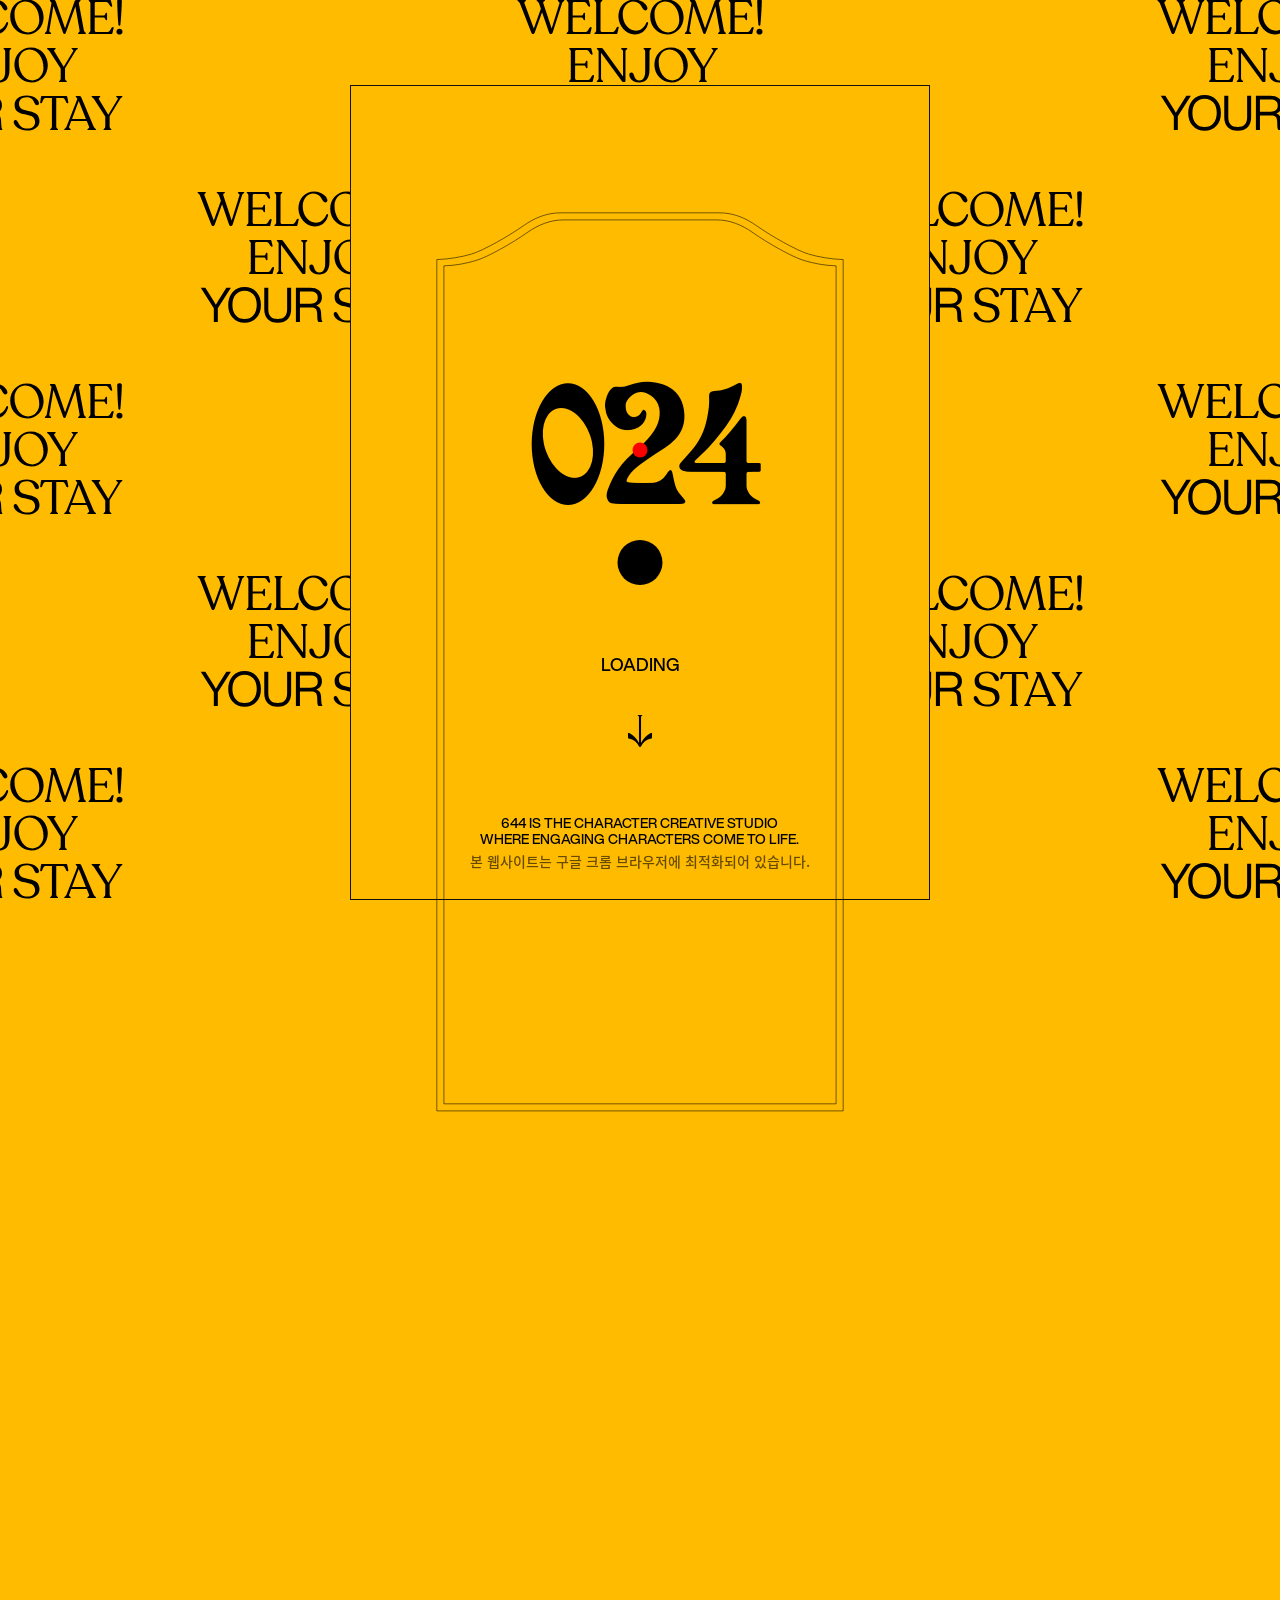
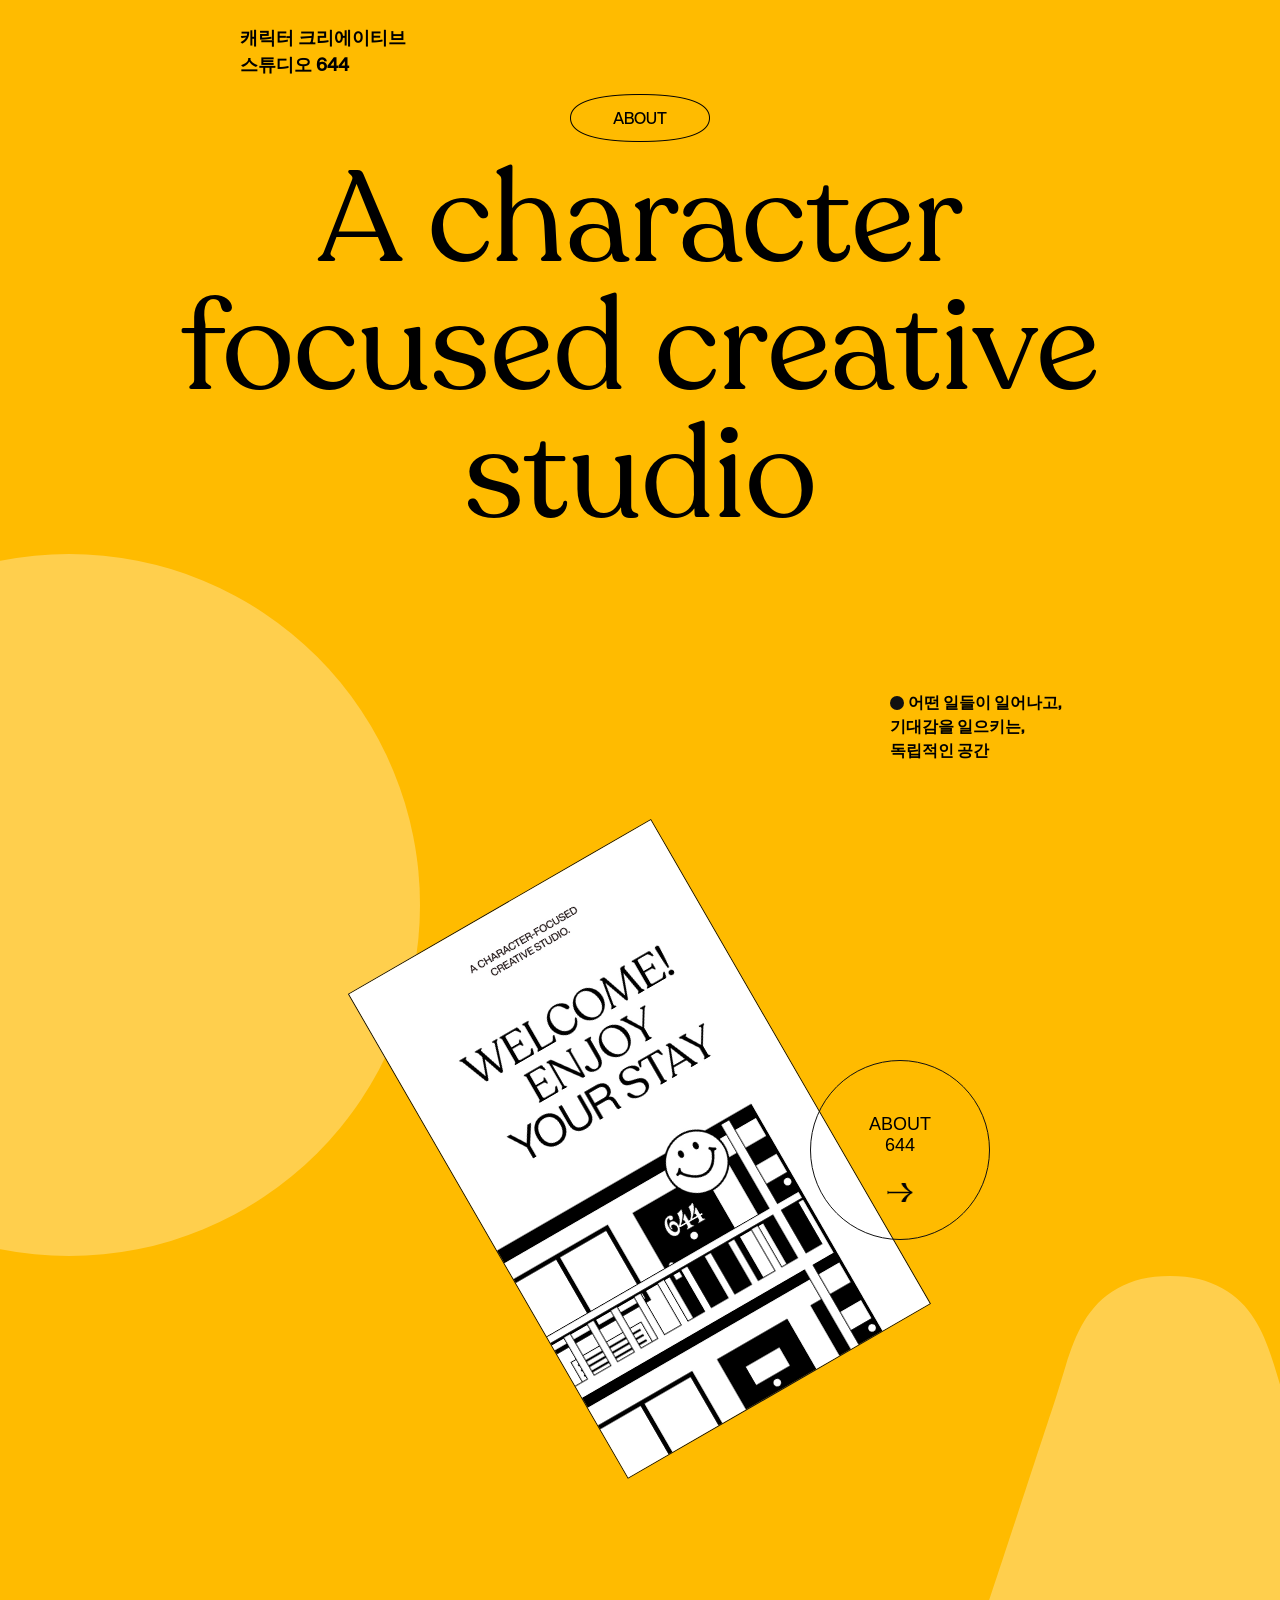
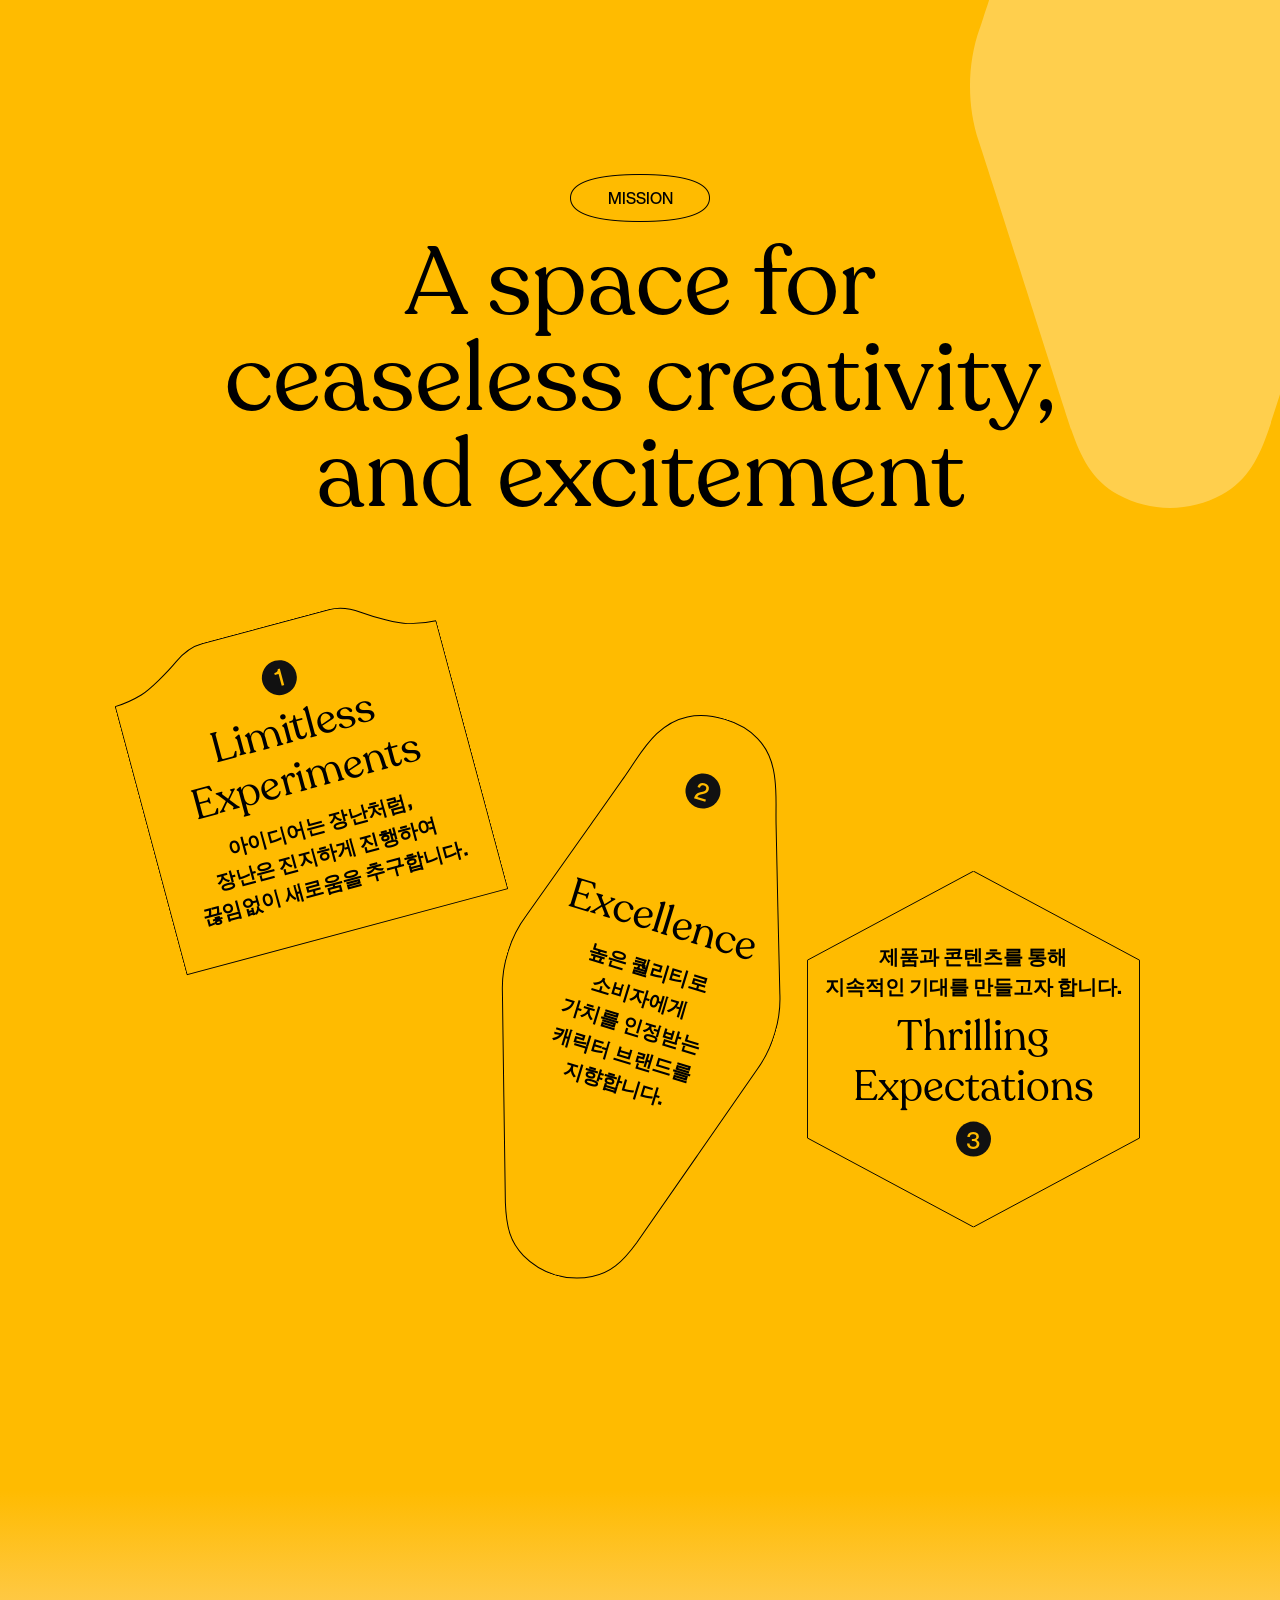
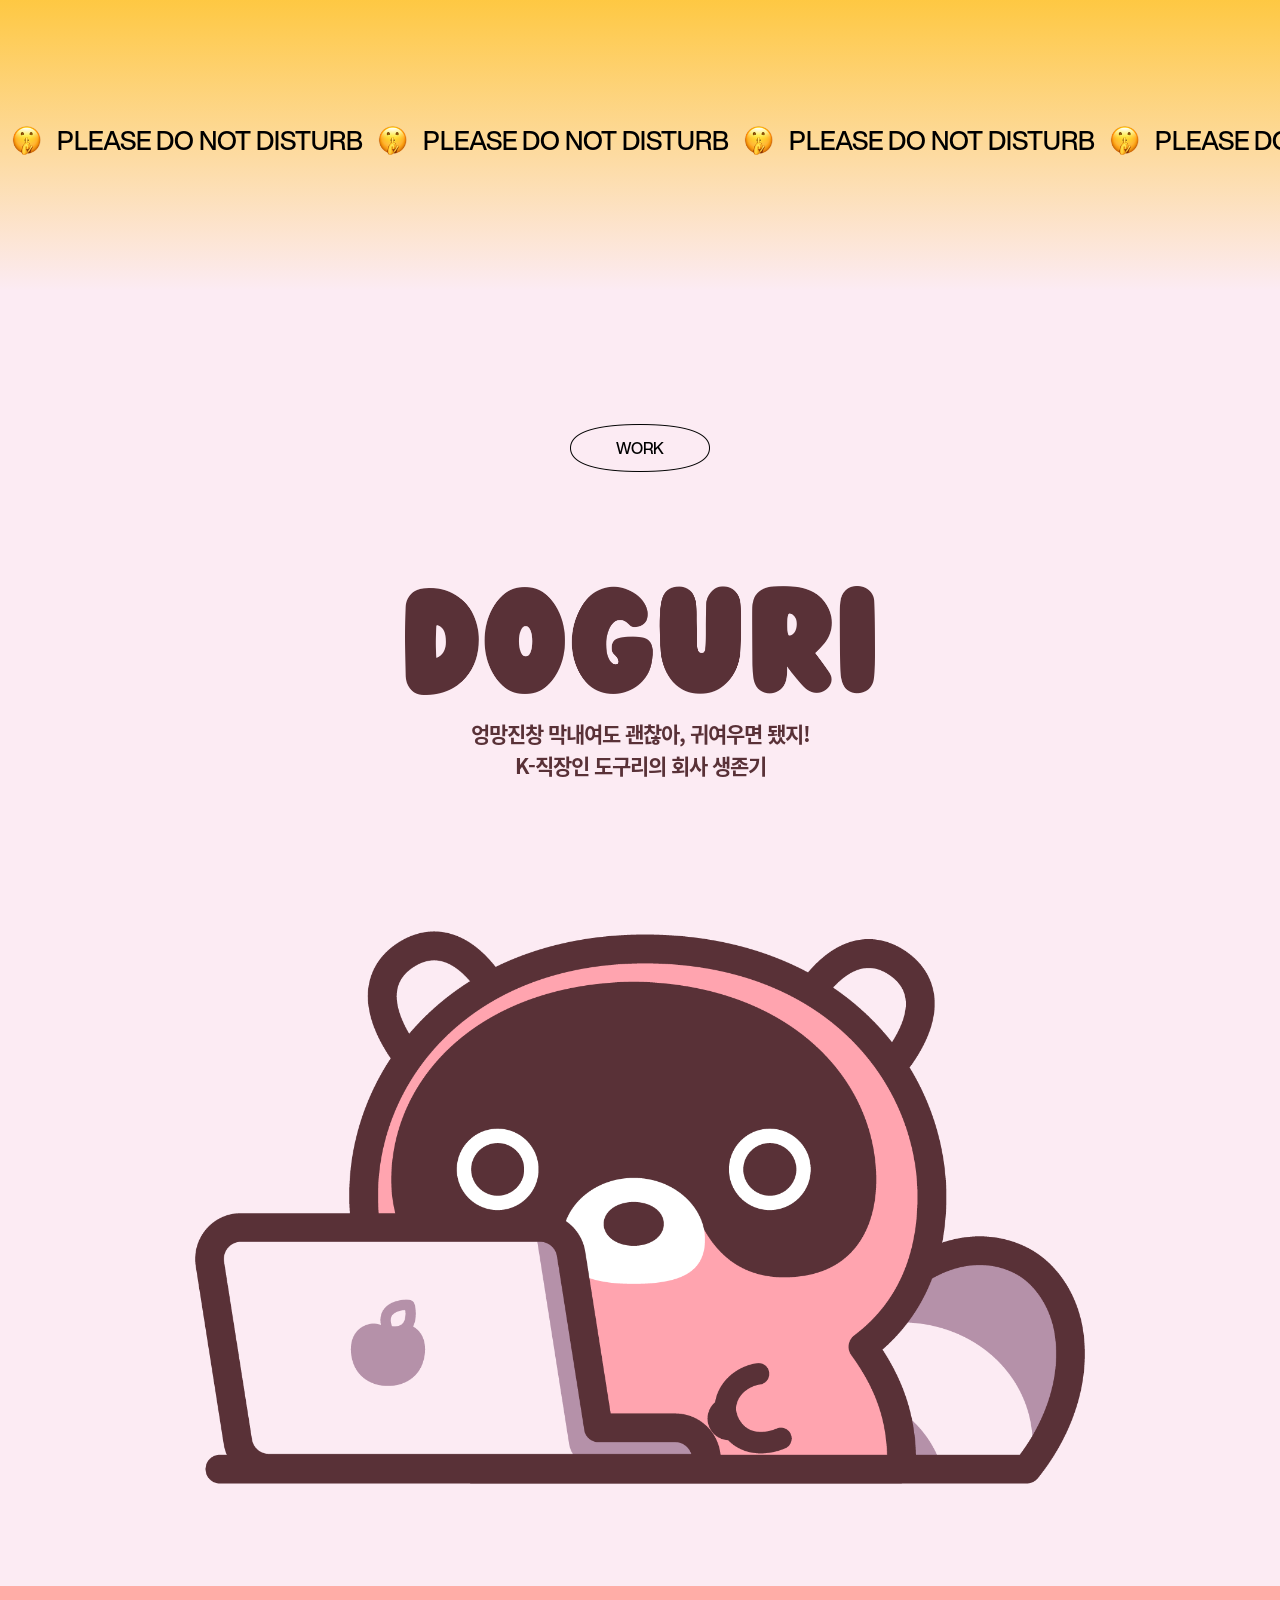
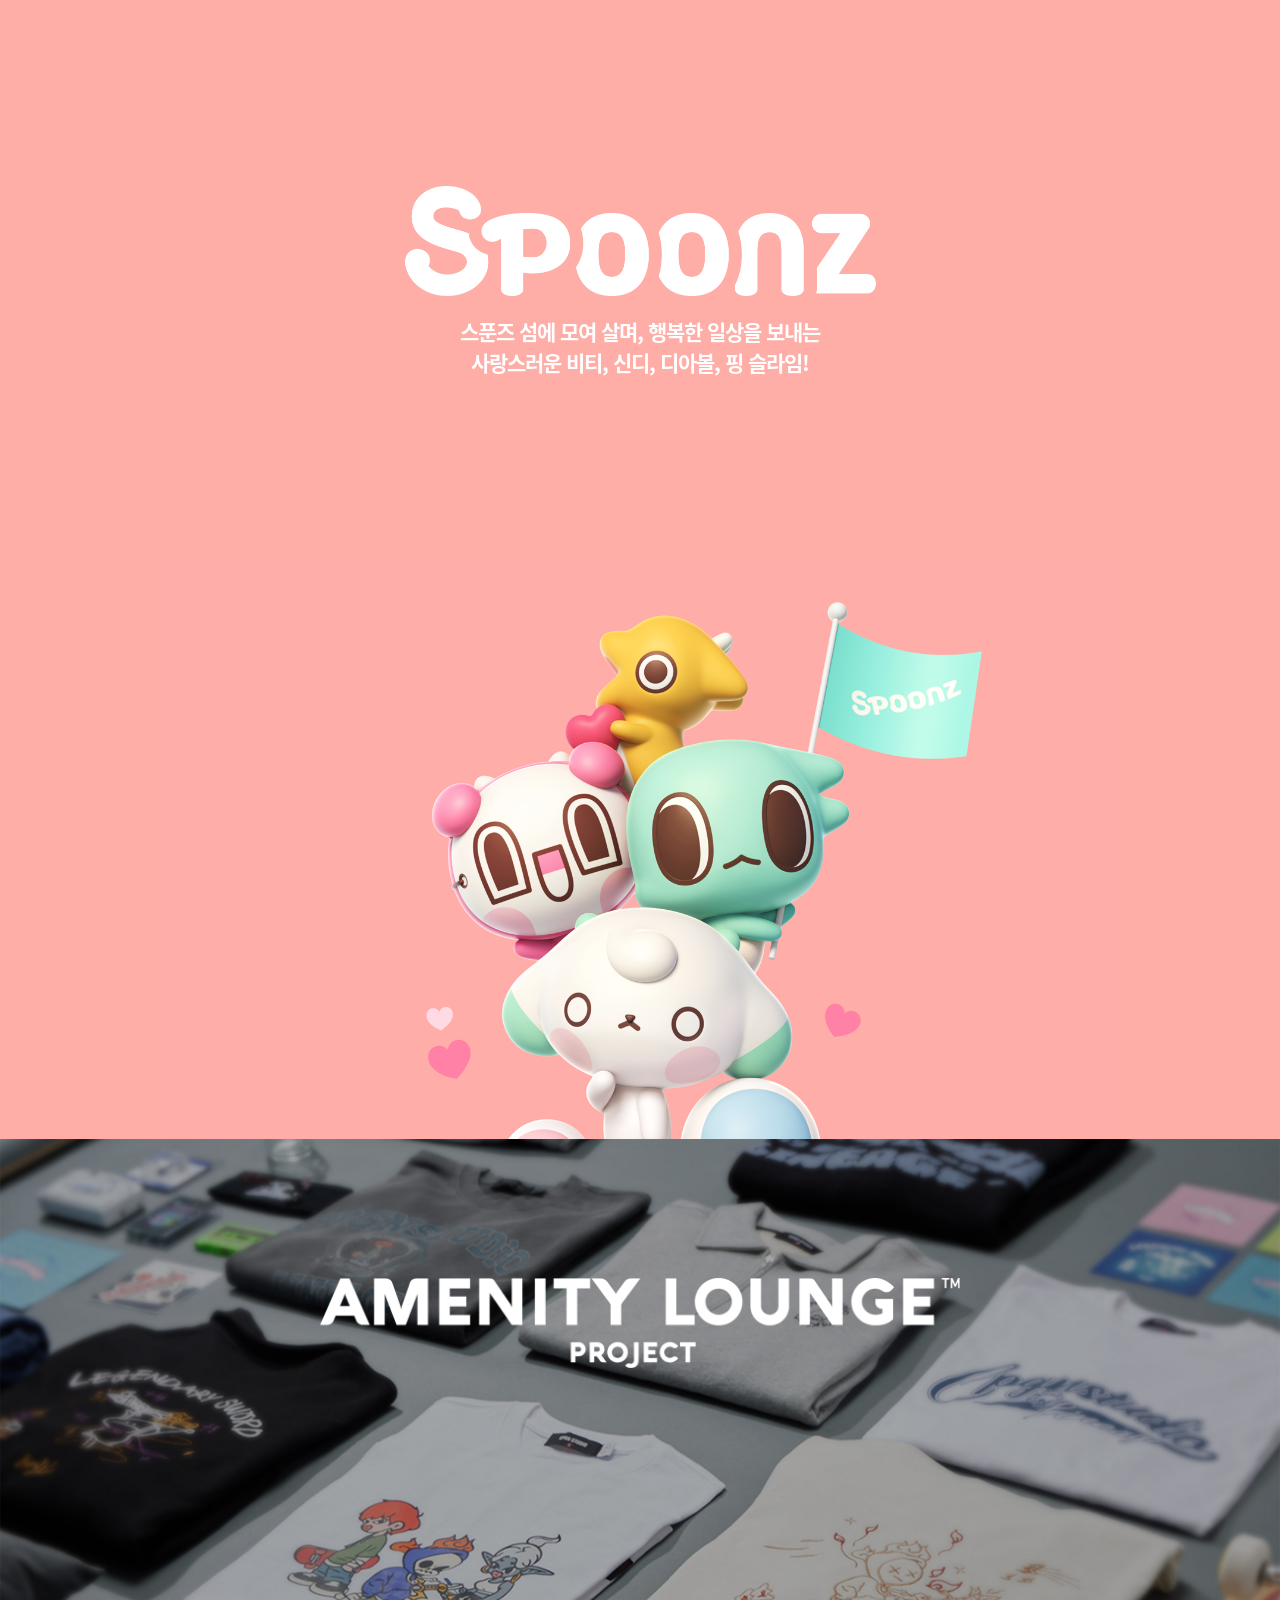
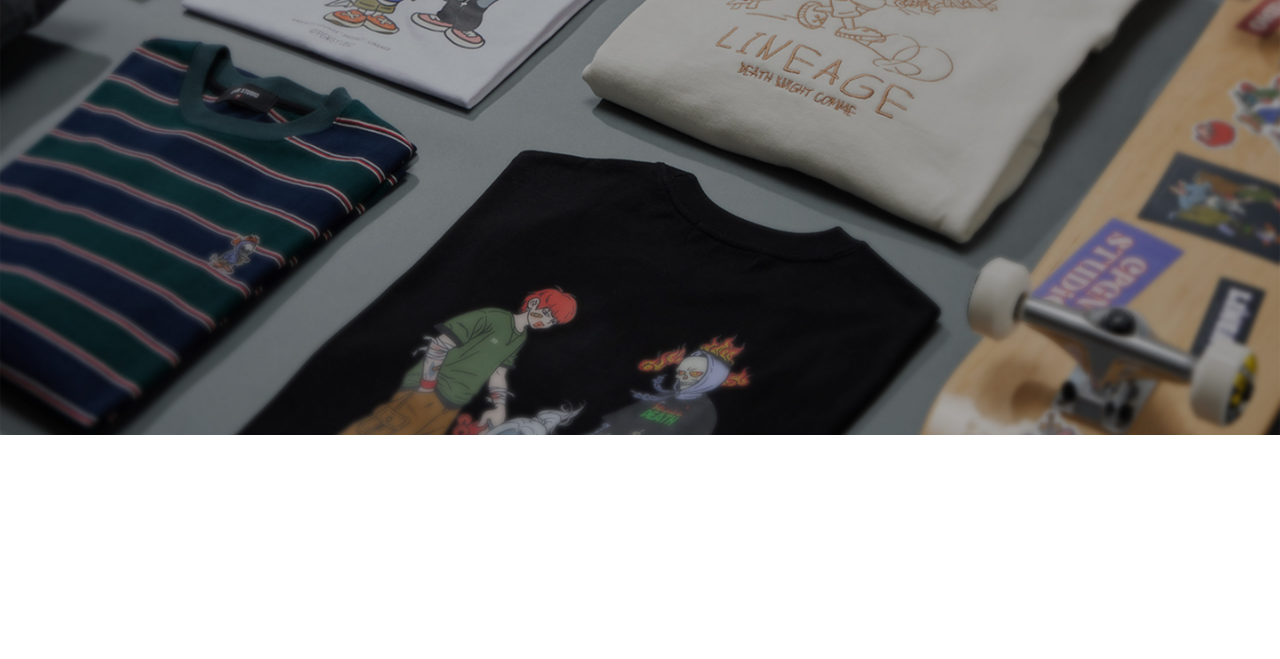
<file: index.html>
<!DOCTYPE html>
<html lang="en">
  <head>
    <meta charset="UTF-8" />
    <meta http-equiv="X-UA-Compatible" content="IE=edge" />
    <meta name="viewport" content="width=device-width, initial-scale=1.0" />
    <meta http-equiv="refresh" content="0; url=/html" />
    <title>Document</title>
  </head>
  <body></body>
</html>
</file>
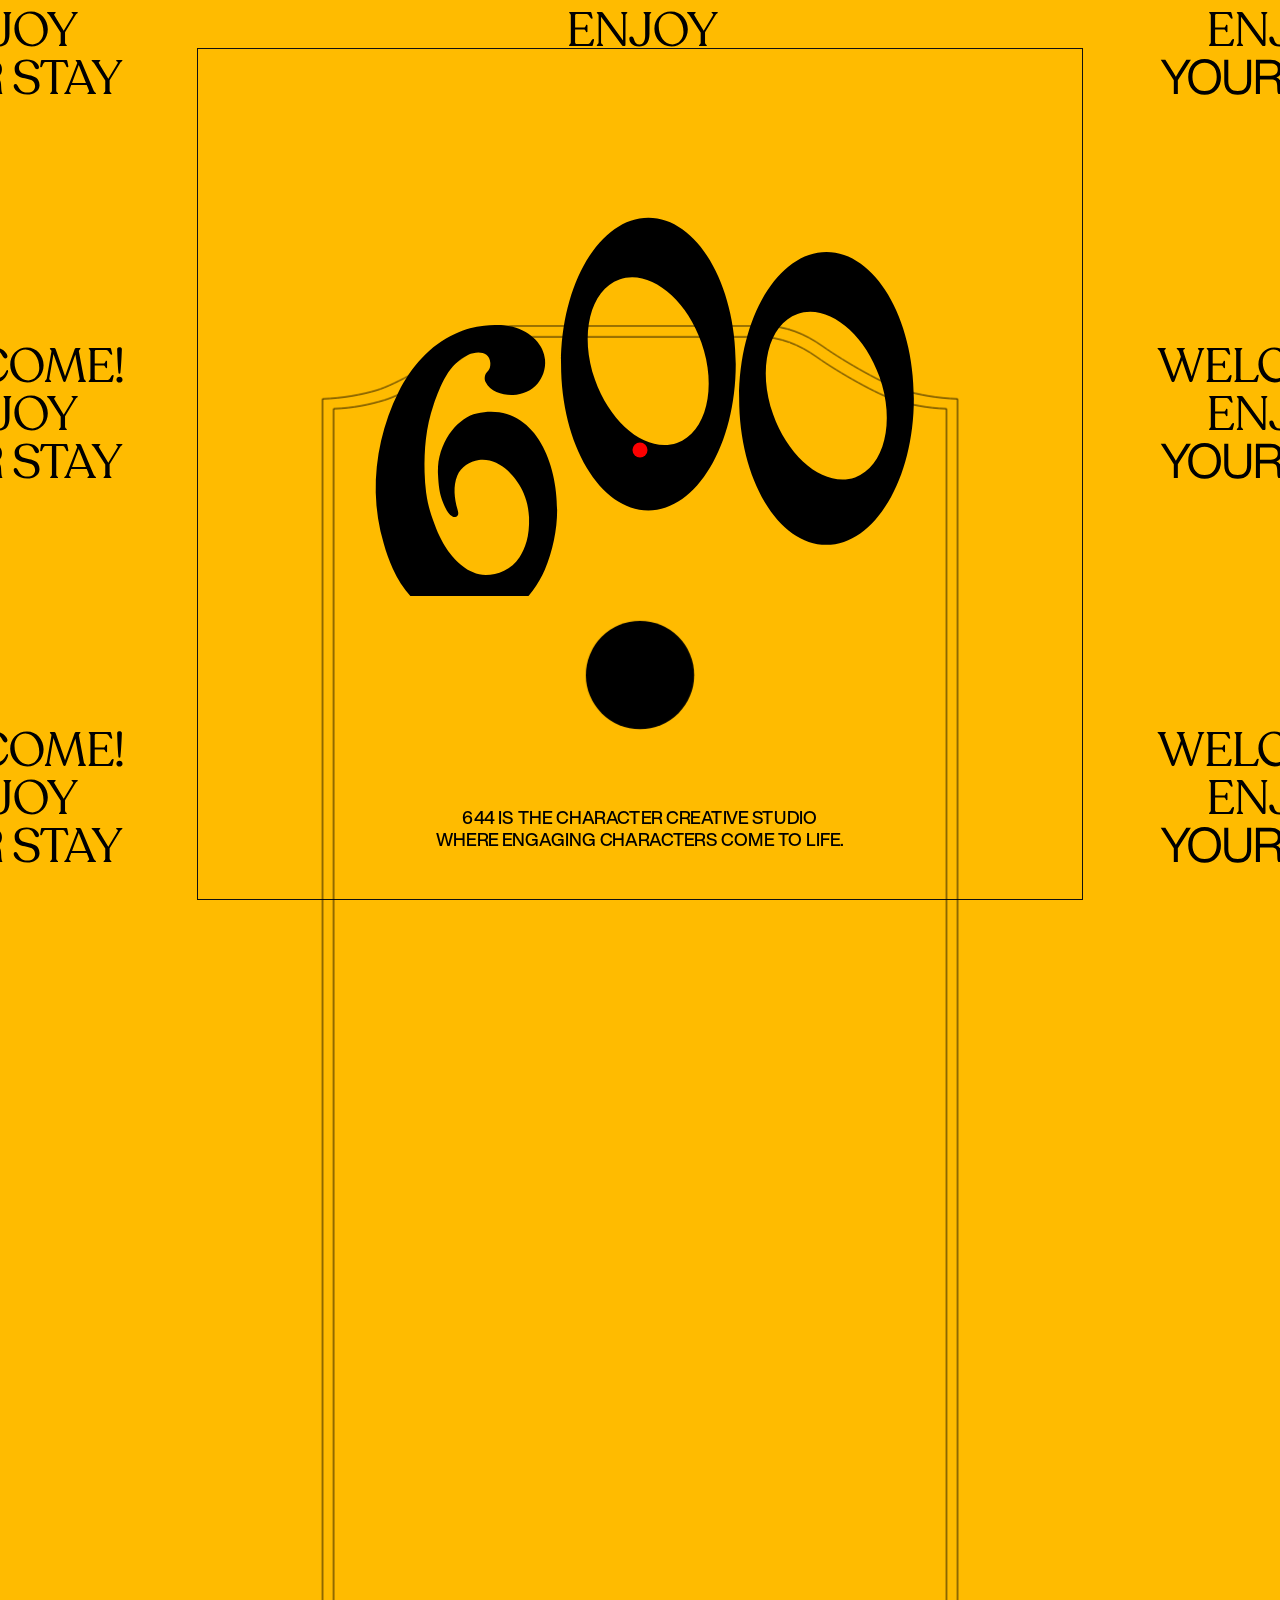
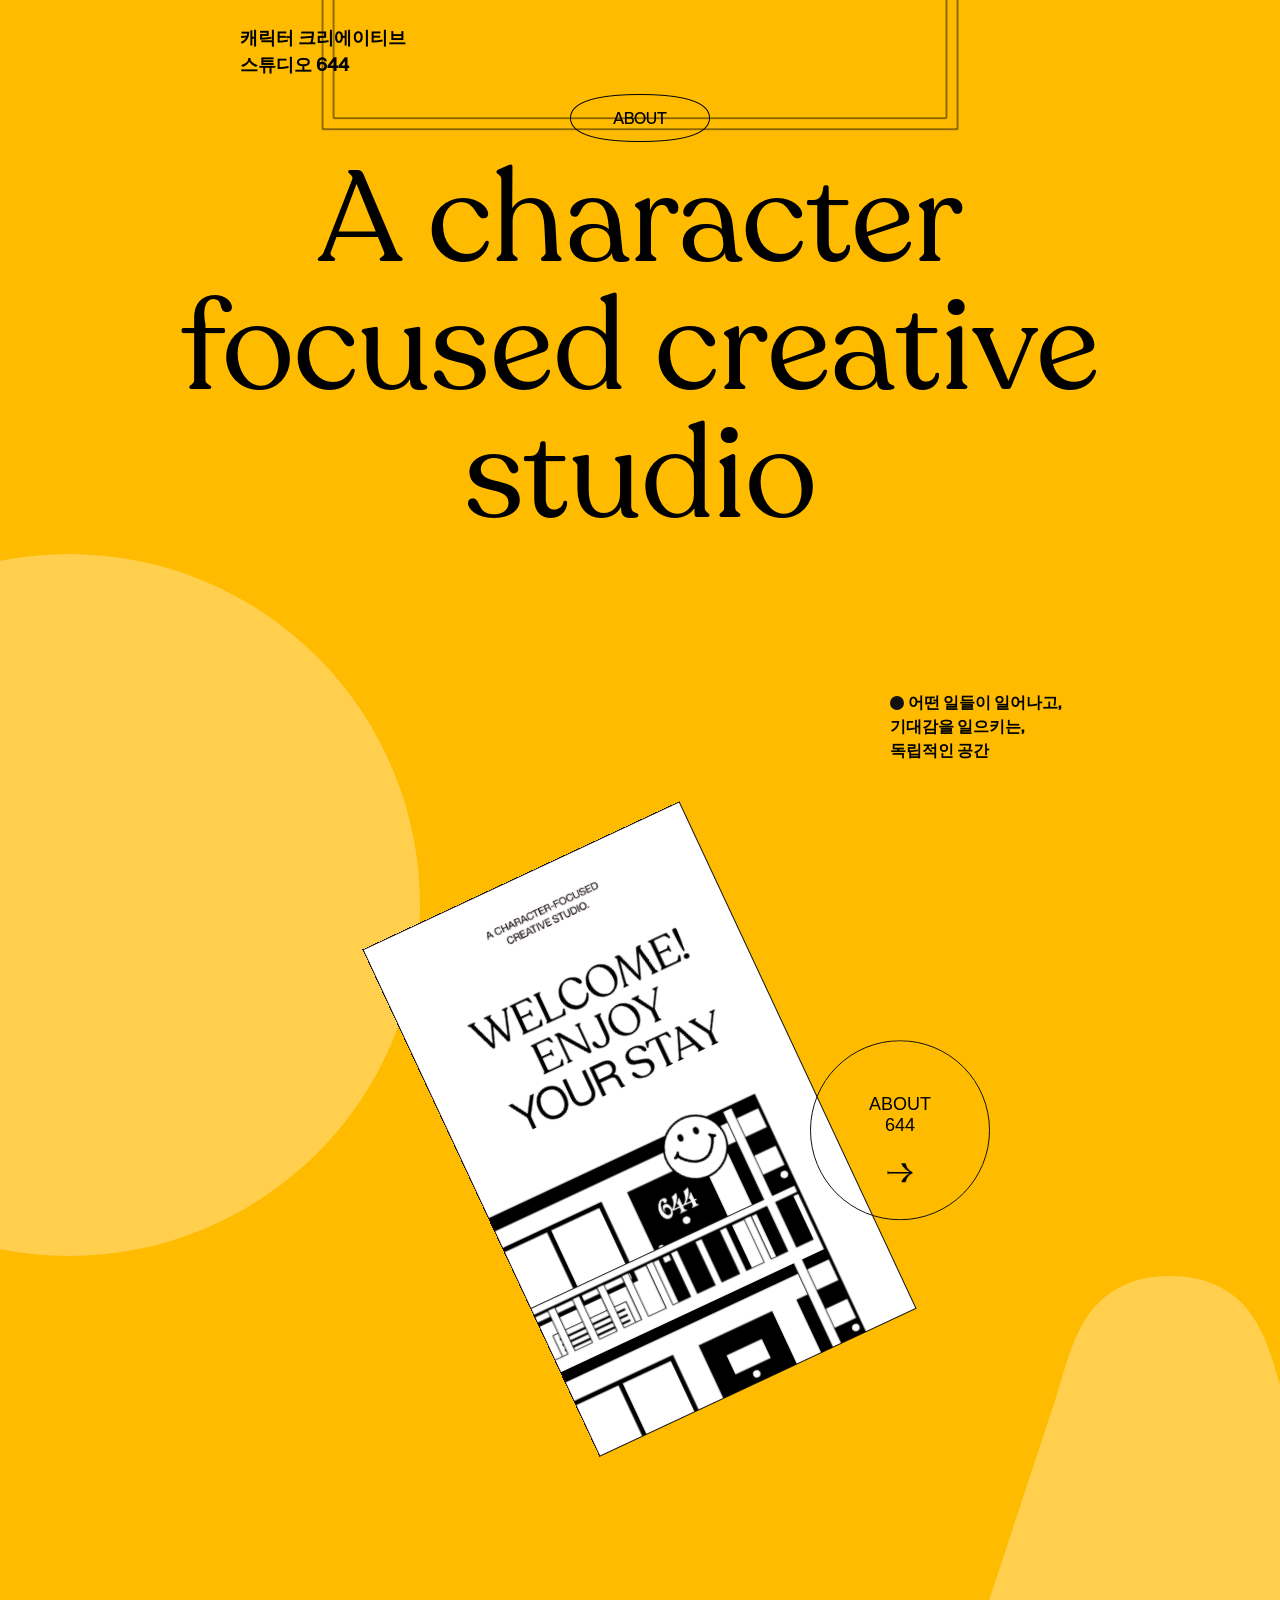
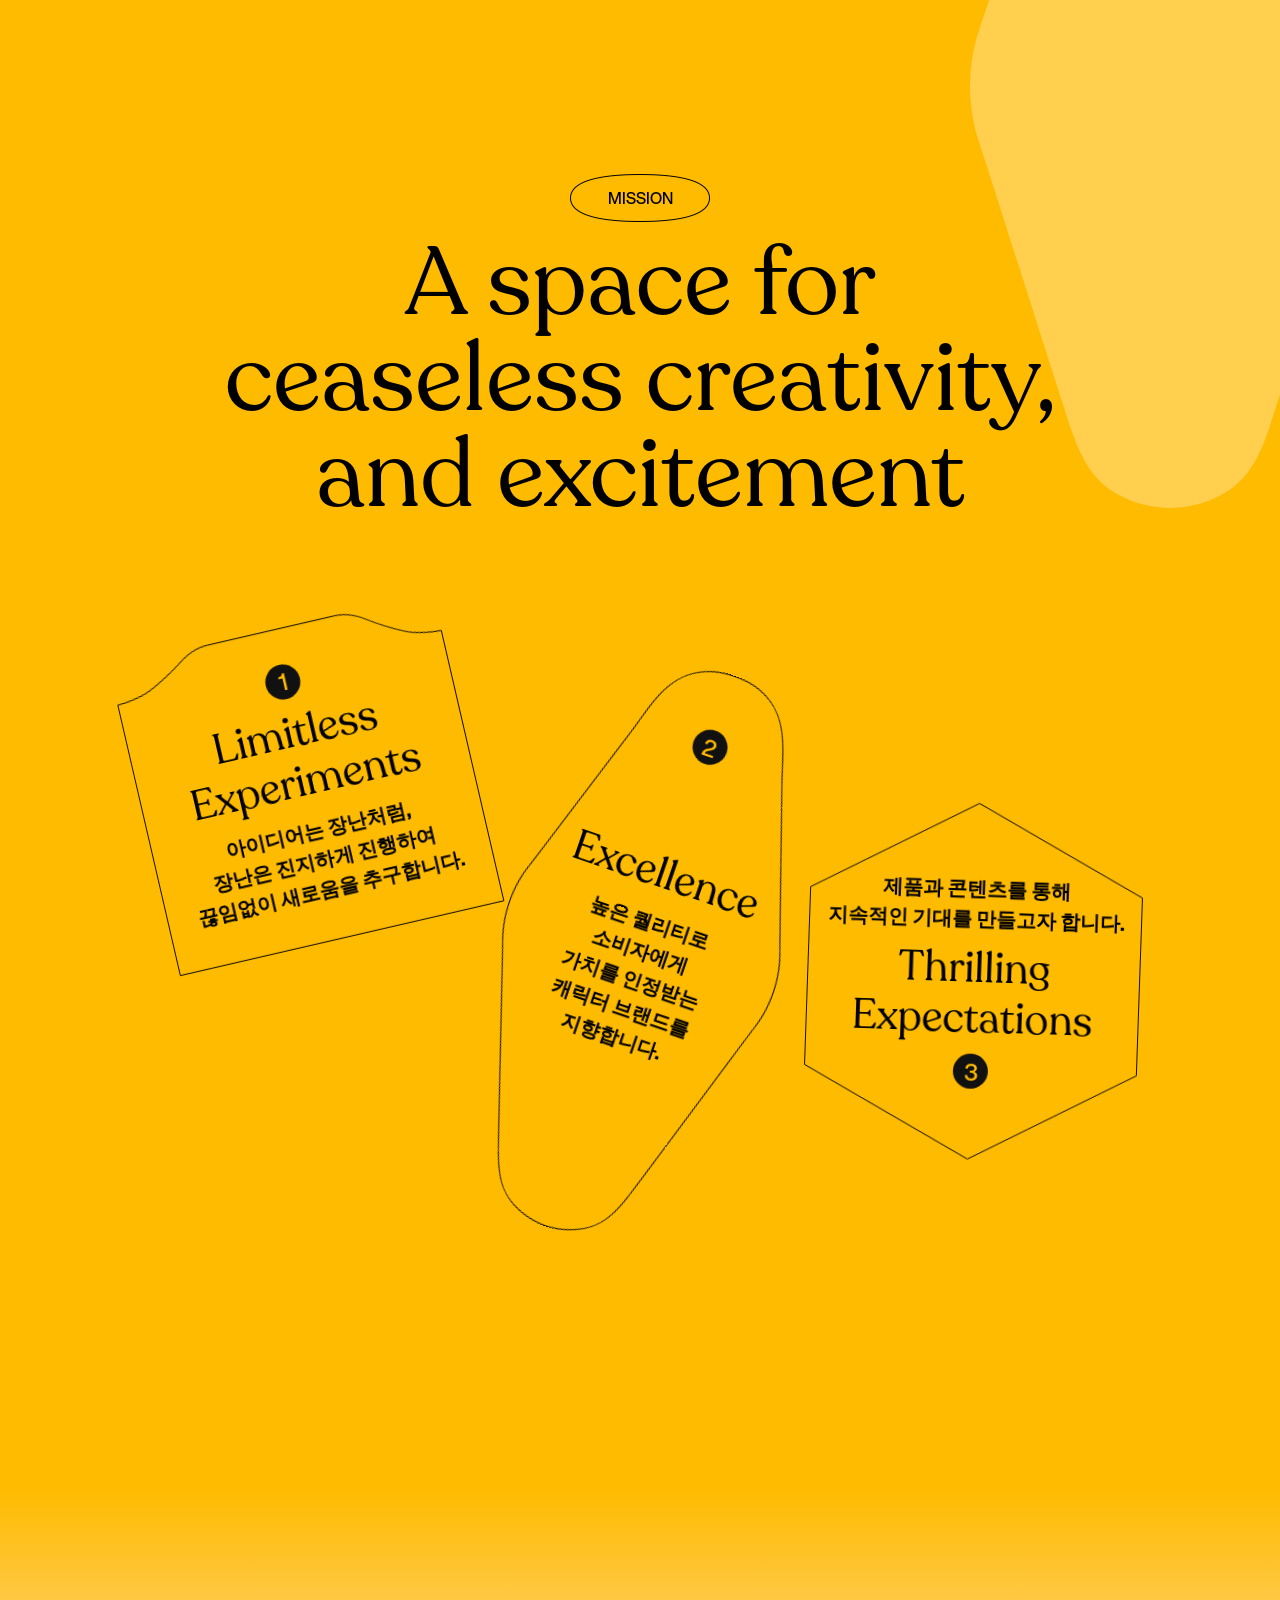
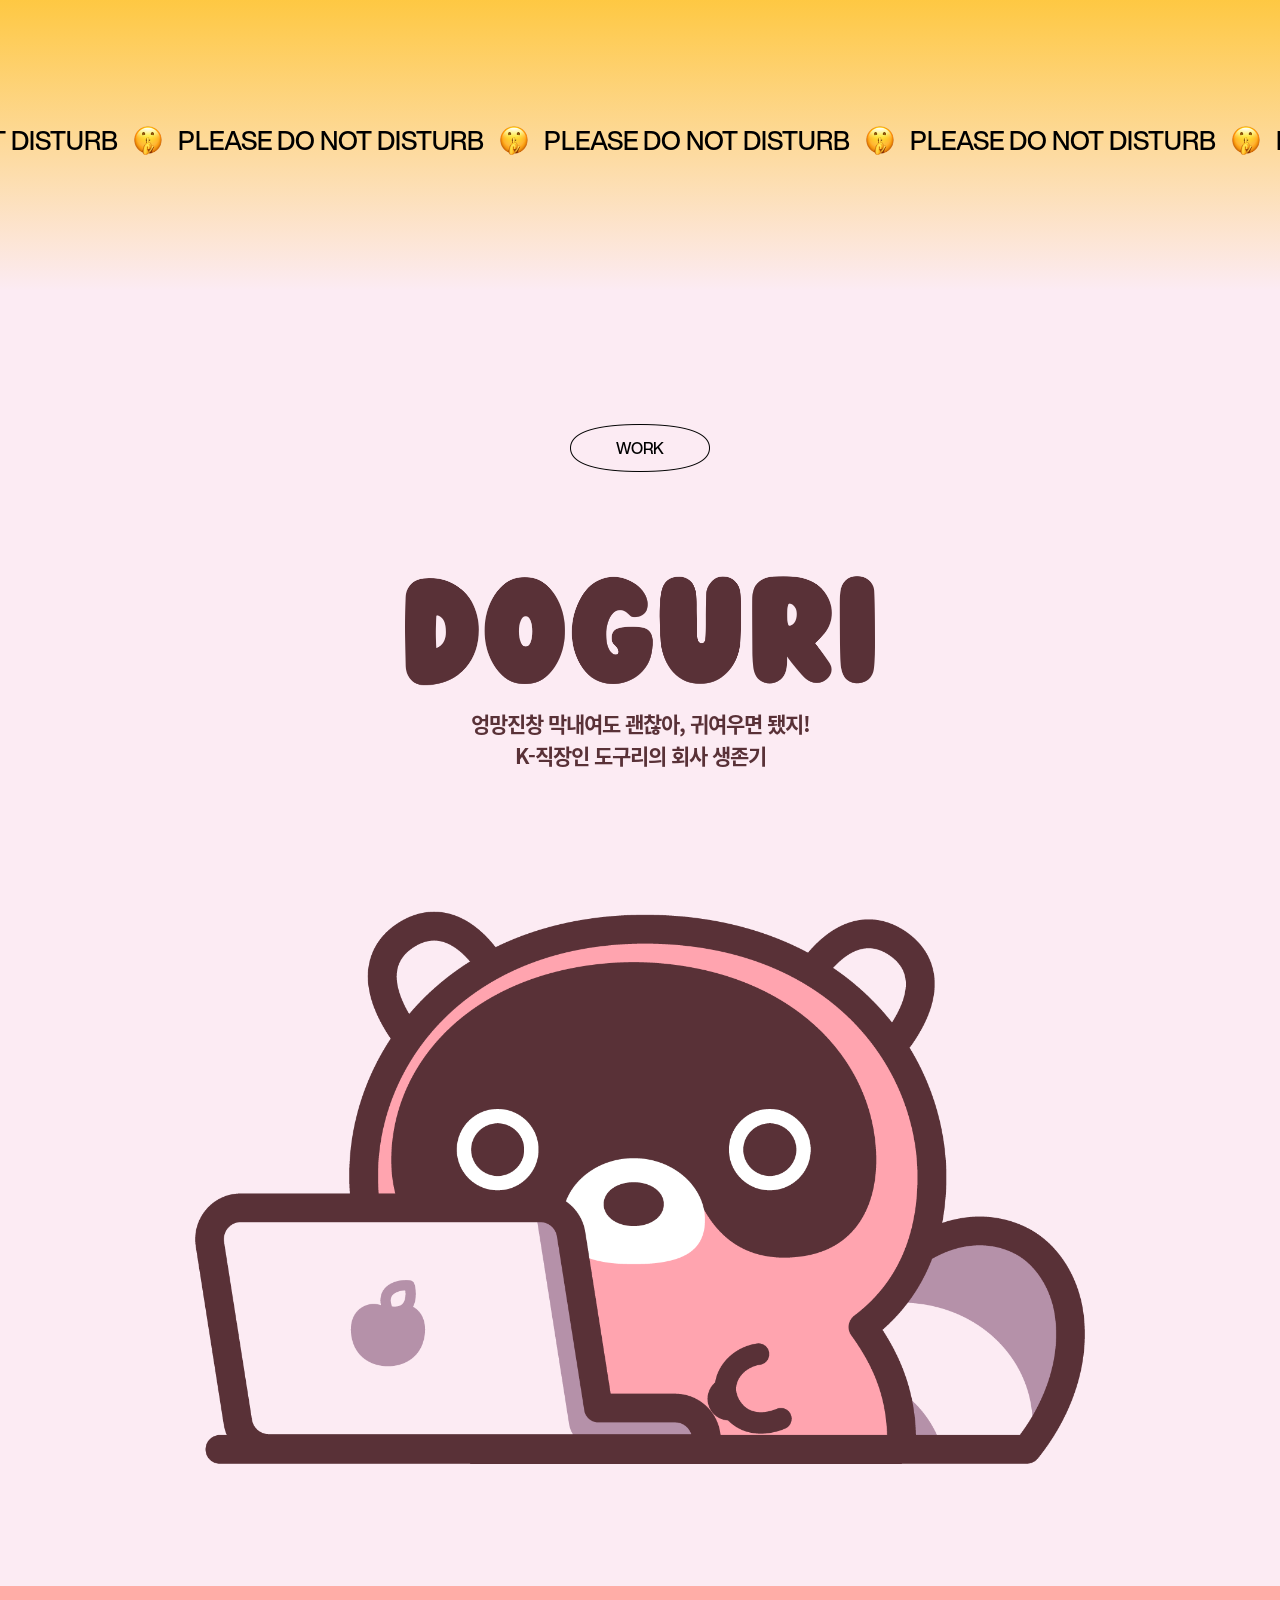
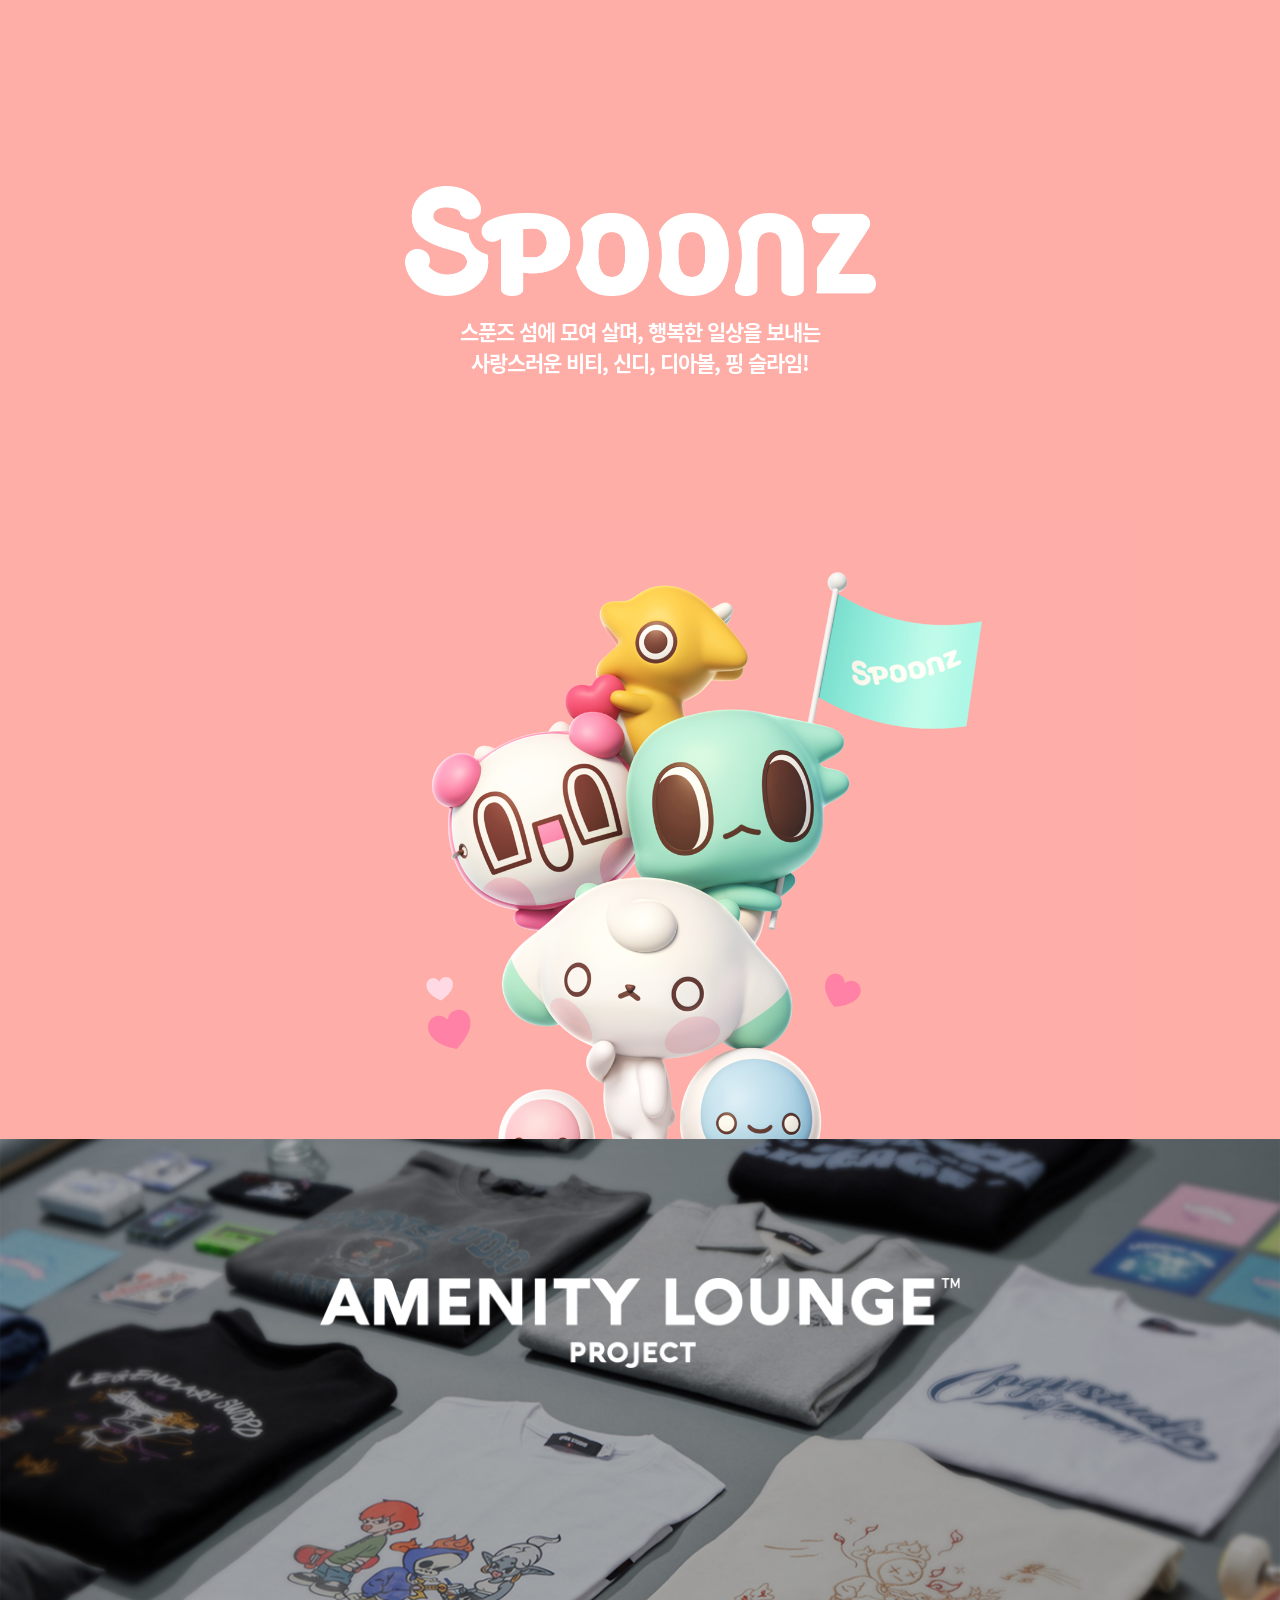
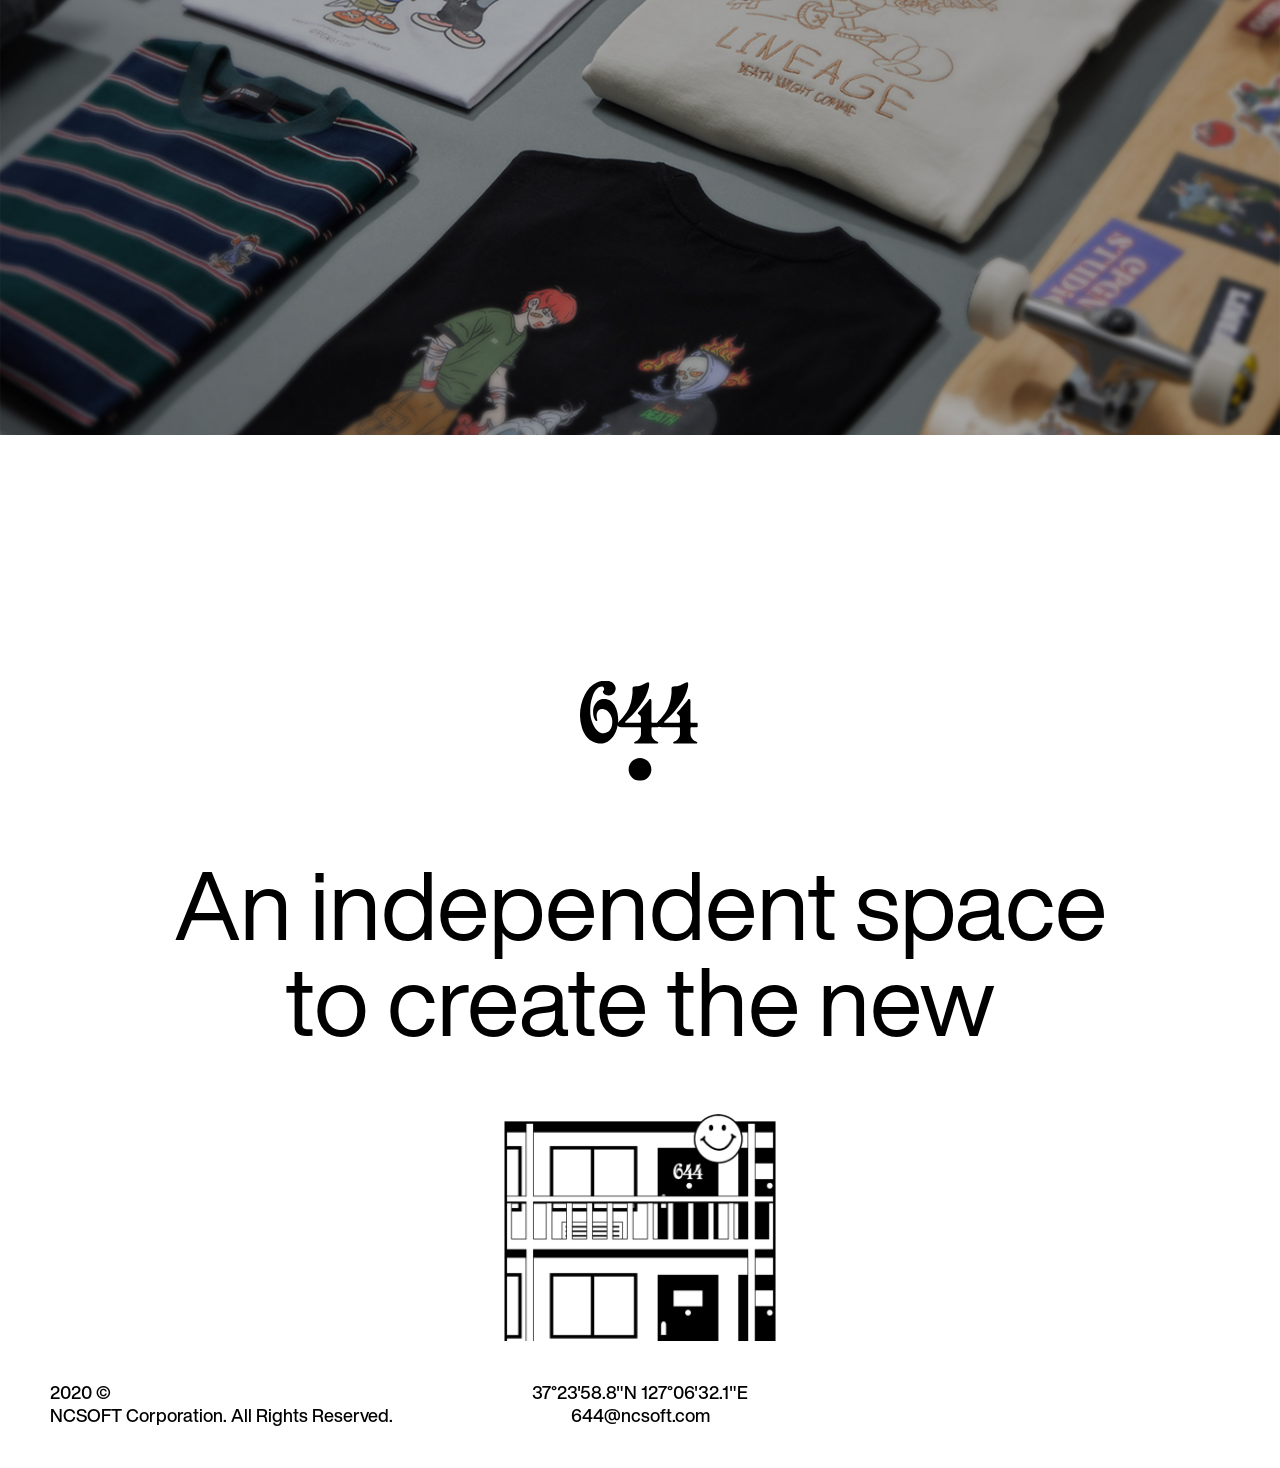
<file: html/index.html>
<!DOCTYPE html>
<html lang="KOR">
  <head>
    <meta charset="UTF-8" />
    <meta http-equiv="X-UA-Compatible" content="IE=edge" />
    <meta name="viewport" content="width=device-width, initial-scale=1.0" />
    <title>644</title>
    <!-- link-favicon -->
    <link rel="shortcut icon" href="../images/common/nc644-favicon.png" type="image/x-icon" />
    <!-- css-reset -->
    <link rel="stylesheet" href="../css/reset.css" />
    <!-- link-font -->

    <!-- link-css -->
    <link rel="stylesheet" href="../css/common.css" />
    <link rel="stylesheet" href="../css/layout.css" />
    <link rel="stylesheet" href="../css/main.css" />
    <!-- link-js -->
    <script src="../js/jquery-3.6.0.min.js"></script>
    <script src="../js/imagesloaded.pkgd.min.js"></script>
    <script src="../js/greensock/gsap.min.js"></script>
    <script src="../js/greensock/CSSRulePlugin.min.js"></script>
    <script src="../js/greensock/ScrollTrigger.min.js"></script>
    <script src="../js/opening.js" defer></script>
  </head>
  <body>
    <!-- header -->
    <header id="header">
      <nav id="gnb">
        <h1 class="blind">gnb</h1>
        <ul>
          <li>
            <a href="#" data-title="about"><span>about</span></a>
          </li>
          <li>
            <a href="#" data-title="mission"><span>mission</span></a>
          </li>
          <li>
            <a href="#" data-title="work"><span>work</span></a>
          </li>
          <li>
            <a href="#" data-title="(shop↗)"><span>(shop↗)</span></a>
          </li>
        </ul>
      </nav>
      <p id="date">check-in<span></span></p>
      <div class="language">
        <a href="#" data-title="(en)"><span>(en)</span></a>
      </div>
    </header>
    <div class="topBtn">
      <a href="" class="btn">TOP ↑</a>
    </div>
    <!-- // header -->
    <main>
      <section id="mainVisual" class="section">
        <div class="bgAni">
          <canvas id="canvas"></canvas>
          <div class="bg"></div>
          <!-- <img src="../images/main/nc644-intro-door-wrap.svg" alt="" /> -->
        </div>
        <div class="contents">
          <div class="count">
            <div class="count100">
              <div class="num">000</div>
            </div>
            <ul class="count644">
              <div class="numWrap">
                <li class="num before">1</li>
                <li class="num">6</li>
              </div>
              <div class="numWrap">
                <li class="num before">0</li>
                <li class="num">4</li>
              </div>
              <div class="numWrap">
                <li class="num before">0</li>
                <li class="num">4</li>
              </div>
            </ul>
          </div>
          <div class="dot"></div>
          <div class="guideTxt">
            <p class="loading">loading</p>
            <p class="scrollDown">scroll down</p>
          </div>
          <div class="arrow"></div>
          <div class="bottomTxt">
            <p>
              644 is the character creative studio <br />
              where engaging characters come to life.
            </p>
            <p class="notice">본 웹사이트는 구글 크롬 브라우저에 최적화되어 있습니다.</p>
          </div>
          <img src="../images/main/nc644-intro-door.svg" alt="" />
        </div>
      </section>
      <section id="about" class="section">
        <div class="inner">
          <div class="titleBox">
            <h2 class="title">ABOUT</h2>
            <h3>
              A character <br />
              focused creative <br />
              studio
            </h3>
            <h4>
              캐릭터 크리에이티브 <br />
              스튜디오 644
            </h4>
          </div>
          <p>어떤 일들이 일어나고, 기대감을 일으키는, 독립적인 공간</p>
          <div class="contentsBox">
            <div class="imgBox"><img src="../images/main/nc644-card-bg.jpg" alt="" /></div>
            <div class="btns">
              <button>
                <a href="" class="btn">ABOUT 644</a>
              </button>
            </div>
          </div>
        </div>
      </section>
      <section id="mission" class="section">
        <div class="inner">
          <div class="titleBox">
            <h2 class="title">MISSION</h2>
            <h3>
              A space for <br />
              ceaseless creativity, <br />
              and excitement
            </h3>
          </div>
          <div class="contentsBox">
            <ul class="list">
              <li>
                <span class="listNum">1</span>
                <h4 class="subTitle">
                  Limitless <br />
                  Experiments
                </h4>
                <p class="desc">아이디어는 장난처럼,<br />장난은 진지하게 진행하여<br />끊임없이 새로움을 추구합니다.</p>
              </li>
              <li>
                <span class="listNum">2</span>
                <h4 class="subTitle">Excellence</h4>
                <p class="desc">
                  높은 퀄리티로 <br />
                  소비자에게 <br />
                  가치를 인정받는 <br />
                  캐릭터 브랜드를 <br />
                  지향합니다.
                </p>
              </li>
              <li>
                <span class="listNum">3</span>
                <h4 class="subTitle">
                  Thrilling <br />
                  Expectations
                </h4>
                <p class="desc">
                  제품과 콘텐츠를 통해 <br />
                  지속적인 기대를 만들고자 합니다.
                </p>
              </li>
            </ul>
          </div>
        </div>
      </section>
      <div class="marquee">
        <span>PLEASE DO NOT DISTURB</span>
        <span>PLEASE DO NOT DISTURB</span>
        <span>PLEASE DO NOT DISTURB</span>
        <span>PLEASE DO NOT DISTURB</span>
      </div>
      <section id="doguri" class="section">
        <div class="titleBox">
          <h2 class="title">WORK</h2>
          <h3><img src="../images/main/nc644-character-doguri-name.png" alt="" /></h3>
          <p class="desc">
            엉망진창 막내여도 괜찮아, 귀여우면 됐지! <br />
            K-직장인 도구리의 회사 생존기
          </p>
        </div>
        <div class="contentsBox">
          <div class="imgBox">
            <img src="../images/main/nc644-character-doguri.png" alt="" />
          </div>
          <div class="doguriPointer"></div>
        </div>
      </section>
      <section id="spoonz" class="section">
        <div class="titleBox">
          <h2><img src="../images/main/nc644-character-spoonz-co-name.png" alt="" /></h2>
          <p class="desc">
            스푼즈 섬에 모여 살며, 행복한 일상을 보내는 <br />
            사랑스러운 비티, 신디, 디아볼, 핑 슬라임!
          </p>
        </div>
        <div class="contentsBox">
          <div class="imgBox">
            <img src="../images/main/nc644-character-spoonz-co.png" alt="" />
          </div>
        </div>
      </section>
      <section id="amenity" class="section">
        <div class="titleBox">
          <h2><img src="../images/main/nc644-project-amenity-name.png" alt="" /></h2>
        </div>
      </section>
      <section id="shop" class="section">
        <div class="titleBox">
          <h2 class="logo"><img src="../images/main/nc644-logo.svg" alt="" /></h2>
          <h3>
            An independent space <br />
            to create the new
          </h3>
        </div>
        <div class="contentsBox">
          <div class="imgBox">
            <img src="../images/main/nc644-shop.jpg" alt="" />
          </div>
          <span class="desc">
            644 IS THE CHARACTER CREATIVE STUDIO <br />
            WHERE ENGAGING CHARACTERS COME TO LIFE.
          </span>
        </div>
      </section>
      <footer id="footer">
        <div class="copyright">2020 © <br />NCSOFT Corporation. All Rights Reserved.</div>
        <address id="address">
          <span>37°23'58.8"N 127°06'32.1"E</span>
          <a href="" class="email"><span>644@ncsoft.com</span></a>
        </address>
      </footer>
      <div class="mousePointer"></div>
    </main>
    <script>
      const wt = $(window).scrollTop();
      console.log(wt);
      const header = $("#header");
      const aboutTop = $("#about").offset().top;
      // add class to header, bgAni
      // bg gsap이 끝나면 on mainvisual 밖이면 off bg gsap이 반복되면 off
      function headerOn() {
        header.addClass("on");
        $("#mainVisual").addClass("off");
      }
      // remove class to header, bgAni
      function headerOff() {
        header.removeClass("on");
        $("#mainVisual").removeClass("off");
      }
      function gsapHeaderOn() {
        gsap.killTweensOf(header);
        gsap.from(header, { y: -100, ease: "linear", duration: 0.4 });
      }
      function gsapHeaderOff() {
        gsap.killTweensOf(header);
        gsap.to(header, { y: -100, ease: "linear", duration: 0.4 });
      }

      // 마우스 휠을 내리면 사라지고 올리면 나오는 헤더
      function controlHeader() {
        $("body").on("scroll", function (e) {
          const deltaY = e.originalEvent.deltaY;
          console.log(e);
          console.log(wt);
          if (wt > aboutTop) {
            if (deltaY > 0) {
              header.removeClass("on");
              gsapHeaderOff();
              // gsap.to("#header", { y: -200, ease: "linear", duration: 0.4 });
            } else if (deltaY < 0) {
              header.addClass("on");
              gsapHeaderOn();
              // gsap.from("#header", { y: -200, ease: "linear", duration: 0.4 });
            }
          }
        });
      }

      // header에 마우스를 올리면 headerOff
      function meHeader() {
        header.on("mouseover", () => {
          header.removeClass("on");
          gsapHeaderOff();
        });
      }
      meHeader();

      // mousePoint
      $(window).on("mousemove", function (e) {
        const wx = e.originalEvent.clientX;
        const wy = e.originalEvent.clientY;
        gsap.to(".mousePointer", { left: `${wx}`, top: `${wy}`, ease: "none", duration: 0.25 });
      });

      // header date
      const dateDom = $("#date");
      const now = new Date();
      const month = now.getMonth();
      const date = now.getDate();

      // add 0 forward date
      function addZero(num) {
        return num < 10 ? "0" + num : "" + num;
      }

      // monthArray
      const monthList = ["January", "Fabruary", "March", "April", "May", "June", "July", "Auguest", "September", "October", "November", "December"];
      dateDom.html(`check-in </br> <span>${addZero(date)} ${monthList[month]} (KST)</span>`);

      // opening count
      const count100 = $("#mainVisual .count100 .num");
      const count = {
        count100: 100,
      };
      // add 0 for count. 숫자, 자릿수 정하기
      function fillZero(num, width) {
        let n = num + ""; // num change to string
        return n.length >= width ? n : new Array(width - n.length + 1).join("0") + n;
        // 숫자 길이가 자릿수보다 크가나 같으면 숫자 출력
        // 그렇지 않다면, 자릿수에서 숫자 길이를 뺀 숫자만 큼 배열에 0을 추가
      }

      const countTL = gsap.timeline();
      gsap.defaults({
        duration: 1,
        ease: "circ.inout",
      });
      countTL
        .from(count, {
          count100: 0,
          duration: 3,
          ease: "linear",
          onUpdate: function () {
            count100.text(fillZero(Math.round(count.count100), 3));
            // $("body").css("overflow-y", "hidden");
            $(window).scrollTop(0);
          },
          onComplete: () => {
            count100.css({ opacity: 0 });
            $("#mainVisual .numWrap .before").css({ opacity: 1 });
          },
        })
        .to("#mainVisual .count644 .numWrap", {
          y: -100,
          delay: 0.5,
          stagger: {
            each: 0.5,
          },
          onComplete: function () {
            $("body").css("overflow-y", "auto"); // 644 등장 후, 스크롤
          },
        })
        .to("#mainVisual .loading", {
          opacity: 0,
          ease: "none",
          duration: 0.1,
        })
        .to("#mainVisual .scrollDown", {
          opacity: 1,
          ease: "none",
          duration: 0.1,
          delay: 0.1,
        });

      // opening door
      const bgWrap = $("#mainVisual .bgAni img");
      const openingDoorTL = gsap.timeline({
        scrollTrigger: {
          trigger: "#mainVisual",
          // markers: true,
          pin: true,
          scrub: 1,
          start: "top top",
          end: "bottom-=10% top",
          onLeave: () => {
            $("#header").removeClass("on");
            controlHeader();
          },
        },
      });
      openingDoorTL
        .addLabel("hide")
        .to(
          ".guideTxt",
          {
            opacity: 0,
            duration: 0.1,
            ease: "none",
          },
          "hide"
        )
        .to(
          ".arrow",
          {
            opacity: 0,
            duration: 0.1,
            ease: "none",
          },
          "hide"
        )
        .to(
          ".notice",
          {
            opacity: 0,
            duration: 0.1,
            ease: "none",
          },
          "hide"
        )
        .addLabel("openingChange")
        .to(
          "#mainVisual .bg",
          {
            width: "100%",
            height: "100%",
            marginLeft: "-50%",
            duration: 3,
            onComplete: () => {
              headerOn();
            },
          },
          "openingChange"
        )
        .to(
          "#mainVisual .count",
          {
            y: -50,
            scale: 2.5,
          },
          "openingChange"
        )
        .to(
          "#mainVisual .dot",
          {
            scale: 2.5,
            y: 120,
          },
          "openingChange"
        )
        .to(
          ".bottomTxt",
          {
            scale: 1.3,
          },
          "openingChange"
        )
        .to(
          "#mainVisual .contents img",
          {
            scale: 1.6,
            y: 390,
          },
          "openingChange"
        )
        .addLabel("afterOpening")
        .to(
          "#mainVisual .contents img",
          {
            y: -1500,
            onReverseComplete: () => {
              headerOff();
              $(".topBtn").removeClass("on");
            },
          },
          "afterOpening"
        )
        .to(
          "#mainVisual .bottomTxt",
          {
            y: -1000,
            delay: 0.2,
            onStart: () => {
              $(".topBtn").toggleClass("on");
            },
          },
          "afterOpening"
        )
        .to(
          "#mainVisual .count644",
          {
            color: "rgba(255, 255, 255, 0.3)",
          },
          "afterOpening"
        )
        .to(
          "#mainVisual .dot",
          {
            backgroundColor: "rgba(255, 255, 255, 0.3)",
          },
          "afterOpening"
        );

      // aboutTimeline
      const imgBox = $("#about .imgBox");
      const aboutTL = gsap.timeline({
        scrollTrigger: {
          trigger: "#about",
          // markers: true,
          scrub: 1,
          start: "top top",
          end: "bottom top",
          toggleActions: "restart pause resume pause",
        },
      });
      aboutTL
        .addLabel("aboutTrigger")
        .from(
          imgBox,
          {
            rotate: -30,
            duration: 1,
            ease: "none",
          },
          "aboutTrigger"
        )
        .from(
          "#about .contentsBox",
          {
            y: 100,
            ease: "none",
          },
          "aboutTrigger"
        );

      // missionTimeline
      const missionTL = gsap.timeline({
        scrollTrigger: {
          trigger: "#mission",
          start: "top top",
          end: "bottom top",
          // markers: true,
          scrub: 1,
          toggleActions: "restart pause resume pause",
        },
      });
      missionTL
        .addLabel("missionTL")
        .to("#mission .list", { y: "50%", ease: "none" }, "missionTL")
        .to("#mission .list >li:nth-child(1)", { y: "-20%", rotate: -5, duration: 1, ease: "none" }, "missionTL")
        .to("#mission .list >li:nth-child(2)", { y: "-40%", rotate: 27, duration: 1, ease: "none" }, "missionTL")
        .to("#mission .list >li:nth-child(3)", { y: "-50%", rotate: 10, duration: 1, ease: "none" }, "missionTL");

      // marquee
      const marquee = $(".marquee");
      const copyMarquee = marquee.find("span").clone();
      marquee.prepend(copyMarquee);
      function moveTxt() {
        gsap.from(".marquee span", { x: "-100%", duration: 10, ease: "linear", repeat: -1 });
      }
      moveTxt();

      // doguriTimeline
      const doguriTL = gsap.timeline({
        scrollTrigger: {
          trigger: "#doguri",
          start: "top-=20% top",
          end: "bottom-=10% top",
          scrub: 1,
          // markers: true,
        },
      });
      doguriTL
        .addLabel("doguri")
        .from("#doguri h3", { y: 50, ease: "none", duration: 2 }, "doguri")
        .from("#doguri .desc", { y: 50, ease: "none", duration: 2 }, "doguri")
        .from("#doguri .imgBox", { y: 100, ease: "none", duration: 2 }, "doguri");

      // spoonzTimeline
      const spoonzTL = gsap.timeline({
        scrollTrigger: {
          trigger: "#spponz",
          start: "top-=20% top",
          end: "bottom-=10% top",
          scrub: 1,
          // markers: true,
        },
      });
      spoonzTL.from("#spoonz .imgBox", {
        y: 200,
        ease: "none",
      });

      // shopTimeline
      const shopTL = gsap.timeline({
        scrollTrigger: {
          trigger: "#shop",
          start: "top-=30% top",
          end: "center-=30% top",
          scrub: 1,
        },
      });
      shopTL
        .addLabel("shop")
        .from(
          "#shop .logo",
          {
            y: 50,
            ease: "none",
          },
          "shop"
        )
        .from(
          "#shop h3",
          {
            y: 100,
            ease: "none",
          },
          "shop"
        )
        .from(
          "#shop .desc",
          {
            y: 150,
            ease: "none",
          },
          "shop"
        )
        .from(
          "#shop .imgBox",
          {
            y: 150,
            ease: "none",
          },
          "shop"
        );
    </script>
  </body>
</html>
</file>
<file: css/common.css>
.blind {
  display: none;
}
</file>
<file: css/layout.css>
@font-face {
  font-family: "644Number";
  src: url("../font/644RoomNumber.woff2") format("woff2");
}
@font-face {
  font-family: "HelveticaMedium";
  src: url("../font/HelveticaNowDisplayMedium.woff2") format("woff2");
}
@font-face {
  font-family: "HelveticaRegular";
  src: url("../font/HelveticaNowDisplayRegular.woff2") format("woff2");
}
@font-face {
  font-family: "NotoSansKR-Bold";
  src: url("../font/NotoSansKR-Bold.woff2") format("woff2");
}
@font-face {
  font-family: "NotoSansKR-Medium";
  src: url("../font/NotoSansKR-Medium.woff2") format("woff2");
}
@font-face {
  font-family: "RecoletRegular";
  src: url("../font/RecoletaRegular.woff2") format("woff2");
}
body {
  font-family: "HelveticaMedium", "Arial", sans-serif;
  word-break: keep-all;
  text-transform: uppercase;
  overflow-y: hidden;
  overflow-x: hidden;
}

#header {
  opacity: 0;
  display: flex;
  justify-content: space-between;
  width: 100%;
  position: fixed;
  z-index: 999;
  padding: 50px;
  font-size: 18px;
  font-weight: 500;
  transition: opacity 0.4s ease-in-out;
}
#header #date {
  position: absolute;
  left: 50%;
  line-height: 1.5;
  transform: translateX(-50%);
  text-align: center;
}
#header .language {
  overflow: hidden;
}
#header .language a:after {
  display: inline-block;
  position: absolute;
  top: 0;
  right: 100%;
  content: attr(data-title);
}
#header a {
  display: inline-block;
  position: relative;
}
#header a:hover {
  color: #fc0000;
  animation: gnbMove 1.2s linear infinite forwards;
}
#header a:hover::after {
  animation: gnbMove 1.2s linear infinite forworads;
}
#header a span {
  display: block;
  margin-left: 5px;
}
#header.on {
  opacity: 1;
}

#gnb ul {
  display: flex;
}
#gnb ul > li {
  overflow: hidden;
  margin-right: 50px;
}
#gnb ul > li:nth-child(1) a::after {
  display: inline-block;
  position: absolute;
  top: 0;
  right: 100%;
  content: attr(data-title);
}
#gnb ul > li:nth-child(2) a::after {
  display: inline-block;
  position: absolute;
  top: 0;
  right: 100%;
  content: attr(data-title);
}
#gnb ul > li:nth-child(3) a::after {
  display: inline-block;
  position: absolute;
  top: 0;
  right: 100%;
  content: attr(data-title);
}
#gnb ul > li:nth-child(4) a::after {
  display: inline-block;
  position: absolute;
  top: 0;
  right: 100%;
  content: attr(data-title);
}

@keyframes gnbMove {
  0% {
    right: 0%;
  }
  100% {
    right: -100%;
  }
}
</file>
<file: css/main.css>
@charset "UTF-8";
@font-face {
  font-family: "644Number";
  src: url("../font/644RoomNumber.woff2") format("woff2");
}
@font-face {
  font-family: "HelveticaMedium";
  src: url("../font/HelveticaNowDisplayMedium.woff2") format("woff2");
}
@font-face {
  font-family: "HelveticaRegular";
  src: url("../font/HelveticaNowDisplayRegular.woff2") format("woff2");
}
@font-face {
  font-family: "NotoSansKR-Bold";
  src: url("../font/NotoSansKR-Bold.woff2") format("woff2");
}
@font-face {
  font-family: "NotoSansKR-Medium";
  src: url("../font/NotoSansKR-Medium.woff2") format("woff2");
}
@font-face {
  font-family: "RecoletRegular";
  src: url("../font/RecoletaRegular.woff2") format("woff2");
}
body {
  background-color: #ffbb00;
  position: relative;
}

main {
  width: 100vw;
}

.titleBox {
  position: relative;
  margin-bottom: 150px;
  text-align: center;
}
.titleBox .title {
  display: inline-block;
  position: relative;
  margin-bottom: 30px;
  border-radius: 47%;
}
.titleBox .title:after {
  width: 140px;
  height: 50px;
  display: block;
  position: absolute;
  content: "";
  position: absolute;
  top: 50%;
  left: 50%;
  transform: translate(-50%, -50%);
  background-position: 50%;
  background-image: url("../images/main/nc644-tit-bean-bg.png");
  background-size: contain;
  background-repeat: no-repeat;
}
.titleBox h3 {
  font-family: "RecoletRegular";
  font-size: 128px;
  text-transform: none;
}

.inner {
  width: 1000px;
  margin: 0 auto;
}

img {
  width: 100%;
  height: 100%;
  object-fit: contain;
}

#canvas {
  width: 100%;
  height: 100vh;
  position: absolute;
  top: 0;
  left: 0;
}

#mainVisual {
  width: 100vw;
  height: 100vh;
  background-color: #ffbb00;
}
#mainVisual.off .bgAni {
  opacity: 0;
}
#mainVisual .bgAni {
  width: 100%;
  height: 100%;
  overflow: hidden;
}
#mainVisual .bgAni .bg {
  width: 580px;
  height: 815px;
  position: absolute;
  bottom: 0;
  left: 50%;
  margin-left: -290px;
  border: 1px solid #111;
  background-color: #ffbb00;
  object-fit: cover;
}
#mainVisual .contents .count {
  display: flex;
  justify-content: center;
  width: 300px;
  height: 160px;
  overflow: hidden;
  padding: 0 30px;
  font-family: "644Number";
  font-size: 184px;
  font-weight: 500;
  letter-spacing: -4px;
  position: absolute;
  top: 50%;
  left: 50%;
  transform: translate(-50%, -50%);
  position: fixed;
}
#mainVisual .contents .count .count100 {
  position: fixed;
  top: -10%;
}
#mainVisual .contents .count .count644 {
  display: flex;
  justify-content: center;
  position: fixed;
  position: absolute;
  top: 50%;
  left: 50%;
  transform: translate(-50%, -50%);
}
#mainVisual .contents .count .count644 .numWrap {
  display: flex;
  align-items: center;
  flex-direction: column;
  transform: translateY(25%);
}
#mainVisual .contents .count .count644 .numWrap:nth-child(1) {
  align-items: end;
  text-align: right;
}
#mainVisual .contents .count .count644 .numWrap .before {
  opacity: 0;
}
#mainVisual .contents .dot {
  width: 45px;
  height: 45px;
  position: fixed;
  top: 60%;
  border-radius: 100%;
  background-color: #000;
  position: absolute;
  left: 50%;
  transform: translateX(-50%);
}
#mainVisual .contents .guideTxt {
  width: 100%;
  height: 20px;
  position: relative;
  bottom: 25%;
  overflow: hidden;
  font-size: 18px;
  font-weight: 500;
  text-align: center;
  position: absolute;
  left: 50%;
  transform: translateX(-50%);
}
#mainVisual .contents .guideTxt .loading,
#mainVisual .contents .guideTxt .scrollDown {
  display: inline-block;
  width: 100%;
  position: absolute;
}
#mainVisual .contents .guideTxt .loading {
  position: absolute;
  top: 0;
  left: 50%;
  transform: translateX(-50%);
}
#mainVisual .contents .guideTxt .scrollDown {
  opacity: 0;
  animation: moveTxtVertical 0.8s linear infinite both;
}
#mainVisual .contents .guideTxt .scrollDown::after {
  display: block;
  position: absolute;
  bottom: 100%;
  font-size: 18px;
  content: "SCROLL DOWN";
  position: absolute;
  left: 50%;
  transform: translateX(-50%);
}
#mainVisual .contents .bottomTxt {
  bottom: 30px;
  font-size: 14px;
  line-height: 1.2;
  text-align: center;
  position: absolute;
  left: 50%;
  transform: translateX(-50%);
}
#mainVisual .contents .bottomTxt .notice {
  margin-top: 5px;
  font-family: "NotoSansKR-Medium", sans-serif;
  color: rgba(0, 0, 0, 0.6);
}
#mainVisual .contents .arrow {
  width: 32px;
  height: 32px;
  bottom: 17%;
  position: absolute;
  left: 50%;
  transform: translateX(-50%);
  background-position: 50% 50%;
  background-image: url("../images/main/nc644-bul-arrow.png");
  background-size: contain;
  background-repeat: no-repeat;
}
#mainVisual .contents img {
  width: 460px;
  top: 23.5%;
  z-index: 2;
  position: absolute;
  left: 50%;
  transform: translateX(-50%);
}

#about {
  margin-bottom: 200px;
  position: relative;
}
#about:before {
  display: block;
  position: absolute;
  content: "";
  left: -22%;
  top: 30%;
  width: 100%;
  height: 100%;
  transform: translate(-50% -50%);
  background-image: url("../images/main/nc644-simbol01.svg");
  background-repeat: no-repeat;
}
#about::after {
  display: block;
  position: absolute;
  content: "";
  right: -7%;
  bottom: -35%;
  width: 100%;
  height: 100%;
  background-image: url("../images/main/nc644-simbol02.svg");
  background-position: right bottom;
  background-repeat: no-repeat;
}
#about .inner {
  position: relative;
}
#about .inner .titleBox h4 {
  position: absolute;
  top: -20%;
  left: 10%;
  font-size: 18px;
  font-weight: 600;
  line-height: 1.5;
  text-align: left;
}
#about .inner p {
  display: inline-block;
  width: 200px;
  position: absolute;
  right: 5%;
  font-weight: 600;
  line-height: 1.5;
  text-indent: 18px;
}
#about .inner p::before {
  top: 8%;
  left: 0;
  border-radius: 100%;
  display: block;
  position: absolute;
  content: "";
  display: block;
  width: 14px;
  height: 14px;
  background-color: #111;
}
#about .inner .contentsBox {
  height: 100vh;
  position: relative;
}
#about .inner .contentsBox .imgBox {
  width: 350px;
  position: absolute;
  top: 40%;
  left: 50%;
  transform: translate(-50%, -50%) rotate(-5deg);
}
#about .inner .contentsBox .imgBox img {
  border: 1px solid #111;
}
#about .inner .contentsBox .btns {
  position: absolute;
  top: 40%;
  right: 15%;
  transform: translateY(-50%);
}
#about .inner .contentsBox .btns button {
  display: flex;
  justify-content: center;
  align-items: center;
  width: 180px;
  height: 180px;
  position: relative;
  border: 1px solid #111;
  transition: all 0.25s ease-in-out;
  border-radius: 100%;
}
#about .inner .contentsBox .btns button:hover {
  color: #ffbb00;
  background-color: #fc0000;
}
#about .inner .contentsBox .btns button:hover .btn::after {
  background-image: url("../images/main/nc644-bul-arrow-hover-yellow.png");
}
#about .inner .contentsBox .btns button .btn {
  display: inline-block;
  width: 80px;
  margin-top: -30px;
  font-size: 18px;
  font-weight: 500;
  text-align: center;
}
#about .inner .contentsBox .btns button .btn::after {
  width: 25px;
  height: 25px;
  top: 65%;
  left: 50%;
  transform: rotate(-90deg) translateY(-50%);
  transition: all 0.25s ease-in-out;
  display: block;
  position: absolute;
  content: "";
  background-size: contain;
  background-repeat: no-repeat;
  background-image: url("../images/main/nc644-bul-arrow.png");
}

#mission {
  height: 100vh;
  position: relative;
  margin-bottom: 400px;
}
#mission .titleBox {
  margin-bottom: 0;
}
#mission .titleBox h3 {
  font-size: 96px;
}
#mission .contentsBox {
  position: absolute;
  top: 25%;
  width: 1000px;
}
#mission .contentsBox .list {
  display: flex;
  width: 100%;
  height: 100%;
}
#mission .contentsBox .list > li {
  display: flex;
  justify-content: center;
  align-items: center;
  flex-direction: column;
  flex-basis: 33.33%;
  text-align: center;
  text-transform: none;
  position: relative;
}
#mission .contentsBox .list > li:nth-child(1) {
  background-position: 50%;
  background-image: url("../images/main/nc644-mission-bg-list01.svg");
  background-repeat: no-repeat;
  background-size: contain;
}
#mission .contentsBox .list > li:nth-child(2) {
  background-position: 50%;
  background-image: url("../images/main/nc644-mission-bg-list02.svg");
  background-repeat: no-repeat;
  background-size: contain;
}
#mission .contentsBox .list > li:nth-child(3) {
  background-position: 50%;
  background-image: url("../images/main/nc644-mission-bg-list03.svg");
  background-repeat: no-repeat;
  background-size: contain;
}
#mission .contentsBox .list > li:nth-child(1) {
  height: 331px;
  transform: translateY(60%) rotate(-15deg);
}
#mission .contentsBox .list > li:nth-child(1) .listNum {
  margin-bottom: 10px;
}
#mission .contentsBox .list > li:nth-child(2) {
  height: 582px;
  transform: translateY(50%) rotate(17deg);
}
#mission .contentsBox .list > li:nth-child(2) .listNum {
  position: absolute;
  top: 10%;
  left: 50%;
  transform: translateX(-50%);
}
#mission .contentsBox .list > li:nth-child(3) {
  flex-direction: column-reverse;
  height: 373px;
  transform: translateY(120%) rotate(0deg);
}
#mission .contentsBox .list > li:nth-child(3) .desc {
  margin-bottom: 10px;
}
#mission .contentsBox .list > li:nth-child(3) .subTitle {
  margin-bottom: 10px;
}
#mission .contentsBox .list > li .listNum {
  display: flex;
  justify-content: center;
  align-items: center;
  width: 35px;
  height: 35px;
  font-size: 24px;
  color: #ffbb00;
  background-color: #111;
  border-radius: 100%;
}
#mission .contentsBox .list > li .subTitle {
  font-size: 42px;
  font-family: "RecoletRegular";
  line-height: 1.2;
  font-weight: 500;
  margin-bottom: 10px;
}
#mission .contentsBox .list > li .desc {
  font-size: 20px;
  font-weight: 700;
  line-height: 1.5;
}

.marquee {
  width: 100%;
  height: 500px;
  background: linear-gradient(180deg, rgba(255, 255, 255, 0) 0%, #fcebf3 80%);
  font-size: 26px;
  display: flex;
  align-items: center;
}
.marquee span {
  position: relative;
  word-break: keep-all;
  white-space: nowrap;
  height: 100%;
  display: flex;
  align-items: center;
  padding: 0 30px;
}
.marquee span::before {
  display: block;
  position: absolute;
  content: "";
  top: 0;
  right: 0;
  width: 30px;
  transform: translateX(50%);
  height: 100%;
  background-image: url("../images/main/nc644-bul-emoji.png");
  background-size: contain;
  background-position: 50%;
  background-repeat: no-repeat;
}

#doguri .desc,
#spoonz .desc {
  font-size: 21px;
  font-weight: 900;
  line-height: 1.5;
  font-family: "NotoSansKR-Bold", serif;
  letter-spacing: -1px;
}

#doguri {
  background-color: #fcebf3;
  height: 100%;
  overflow: hidden;
}
#doguri .titleBox {
  margin-top: 50px;
  margin-bottom: 0;
}
#doguri .titleBox h3 {
  display: block;
  width: 470px;
  margin: 0 auto;
  margin-top: 50px;
}
#doguri .titleBox .desc {
  color: #593137;
}
#doguri .contentsBox {
  margin-bottom: 100px;
}
#doguri .contentsBox .imgBox {
  width: 970px;
  margin: 0 auto;
}

#spoonz {
  background-color: #ffada7;
}
#spoonz .titleBox {
  padding-top: 200px;
  margin-bottom: 10px;
}
#spoonz .titleBox h2 {
  height: 110px;
  margin-bottom: 20px;
}
#spoonz .titleBox .desc {
  color: #fff;
}
#spoonz .contentsBox .imgBox {
  height: 750px;
}

#amenity {
  width: 100%;
  height: 100%;
  position: relative;
}
#amenity::before {
  content: "";
  display: block;
  padding-top: 70%;
  background-image: url("../images/main/nc644-project-amenity.jpg");
  background-size: cover;
  background-repeat: no-repeat;
}
#amenity .titleBox {
  position: absolute;
  top: 15%;
  left: 50%;
  transform: translateX(-50%);
}
#amenity .titleBox h2 {
  height: 100px;
}

#shop {
  background-color: #fff;
  padding-top: 200px;
  padding-bottom: 20px;
}
#shop .titleBox {
  margin-bottom: 0;
}
#shop .titleBox .logo {
  margin-bottom: 30px;
  display: block;
  height: 100px;
}
#shop .titleBox h3 {
  font-size: 96px;
  font-family: "HelveticaRegular", serif;
}
#shop .contentsBox .imgBox {
  margin: 20px 0;
  height: 270px;
}
#shop .contentsBox .desc {
  display: block;
  text-align: center;
  line-height: 1.5;
  font-size: 18px;
}

#footer {
  padding: 40px 50px;
  background-color: #fff;
  width: 100%;
  position: relative;
  line-height: 1.3;
  font-size: 18px;
}
#footer .copyright {
  text-transform: none;
}
#footer #address {
  position: absolute;
  display: flex;
  flex-direction: column;
  align-items: center;
  position: absolute;
  left: 50%;
  transform: translateX(-50%);
  bottom: 40px;
}
#footer #address span {
  display: block;
}
#footer #address .email {
  display: inline-block;
  overflow: hidden;
}
#footer #address .email span {
  position: relative;
  display: inline-block;
  text-transform: none;
  transition: color 0.25s ease;
  padding: 0 5px;
}
#footer #address .email span::before {
  content: "644@ncsoft.com";
  position: absolute;
  display: block;
  right: 100%;
  top: 50%;
  transform: translateY(-50%);
}
#footer #address .email span:hover {
  color: #fc0000;
  animation: emailMove 3s linear infinite forwards;
}

.mousePointer {
  width: 15px;
  height: 15px;
  background-color: #fc0000;
  border-radius: 100%;
  z-index: 100;
  position: fixed;
  top: 50%;
  left: 50%;
  transform: translate(-50%, -50%);
  pointer-events: none;
}

.topBtn {
  position: fixed;
  right: 3%;
  bottom: 5%;
  font-size: 18px;
  overflow: hidden;
  transition: all 0.25s ease-in-out;
  z-index: 99;
  opacity: 0;
}
.topBtn.on {
  opacity: 1;
}
.topBtn:hover {
  color: #fc0000;
}
.topBtn:hover .btn {
  animation: moveTopBtn 0.8s linear infinite forwards;
}
.topBtn .btn {
  width: 100%;
  height: 100%;
  display: block;
}
.topBtn .btn::before {
  content: "TOP ↑";
  display: block;
  position: absolute;
  top: 100%;
  left: 0;
}

@keyframes moveTopBtn {
  0% {
    transform: translateY(0);
  }
  100% {
    transform: translateY(-100%);
  }
}
@keyframes marquee {
  0% {
    transform: translateX(-100%);
  }
  100% {
    transform: translateX(0);
  }
}
@keyframes emailMove {
  0% {
    right: 0%;
  }
  100% {
    right: -100%;
  }
}
</file>
